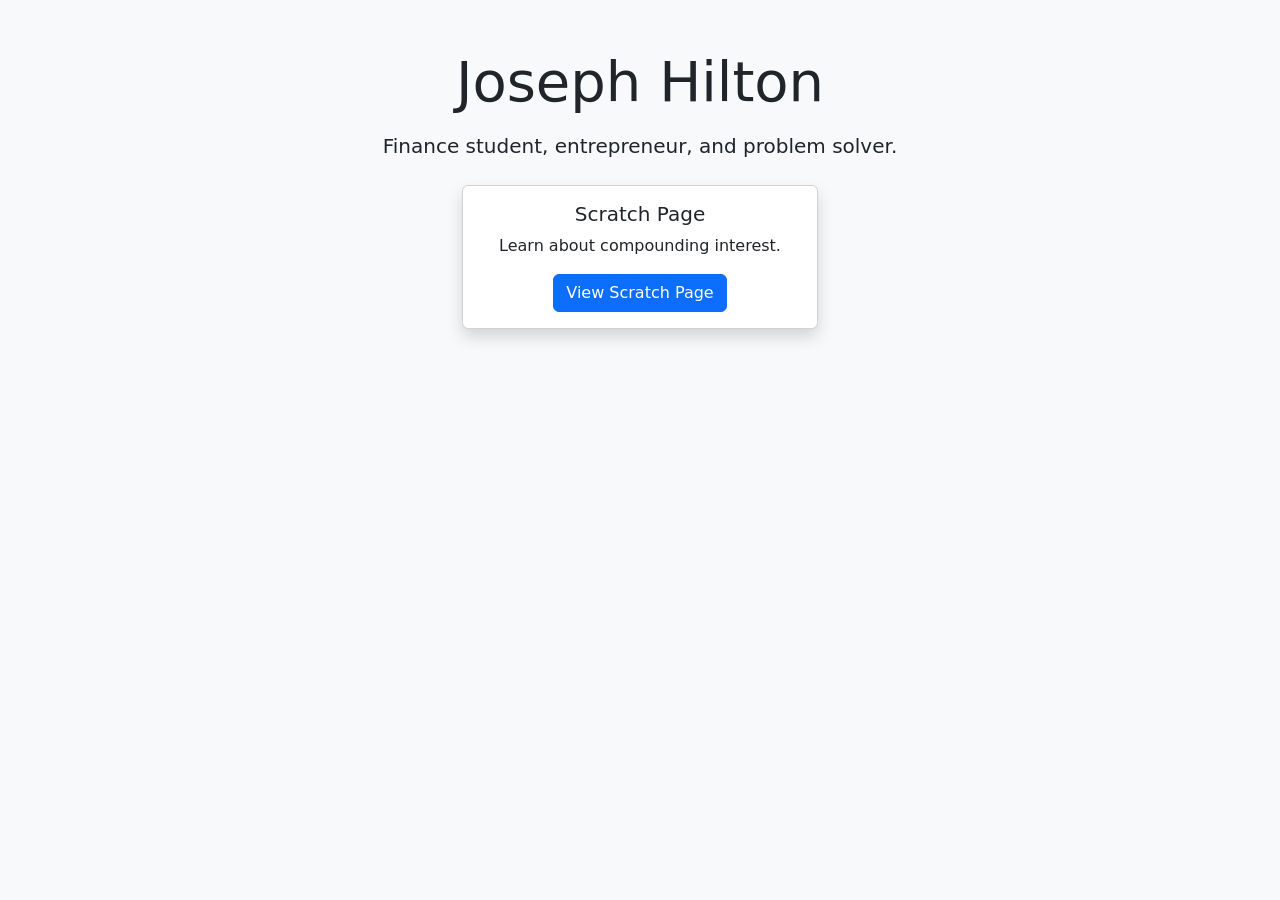
<file: index.html>
<!DOCTYPE html>
<html lang="en">
<head>
  <meta charset="UTF-8">
  <title>Joseph Hilton | Portfolio</title>
  <meta name="viewport" content="width=device-width, initial-scale=1.0">

  <!-- Bootstrap (allowed for professional pages) -->
  <link href="https://cdn.jsdelivr.net/npm/bootstrap@5.3.3/dist/css/bootstrap.min.css" rel="stylesheet">
</head>

<body class="bg-light">

  <div class="container text-center py-5">

    <h1 class="display-4 mb-3">Joseph Hilton</h1>
    <p class="lead mb-4">
      Finance student, entrepreneur, and problem solver.
    </p>

    <div class="row justify-content-center g-4">
      <div class="col-md-4">
        <div class="card shadow">
          <div class="card-body">
            <h5 class="card-title">Scratch Page</h5>
            <p class="card-text">Learn about compounding interest.</p>
            <a href="scratch.html" class="btn btn-primary">View Scratch Page</a>
          </div>
        </div>
      </div>
    </div>

  </div>

</body>
</html>
</file>
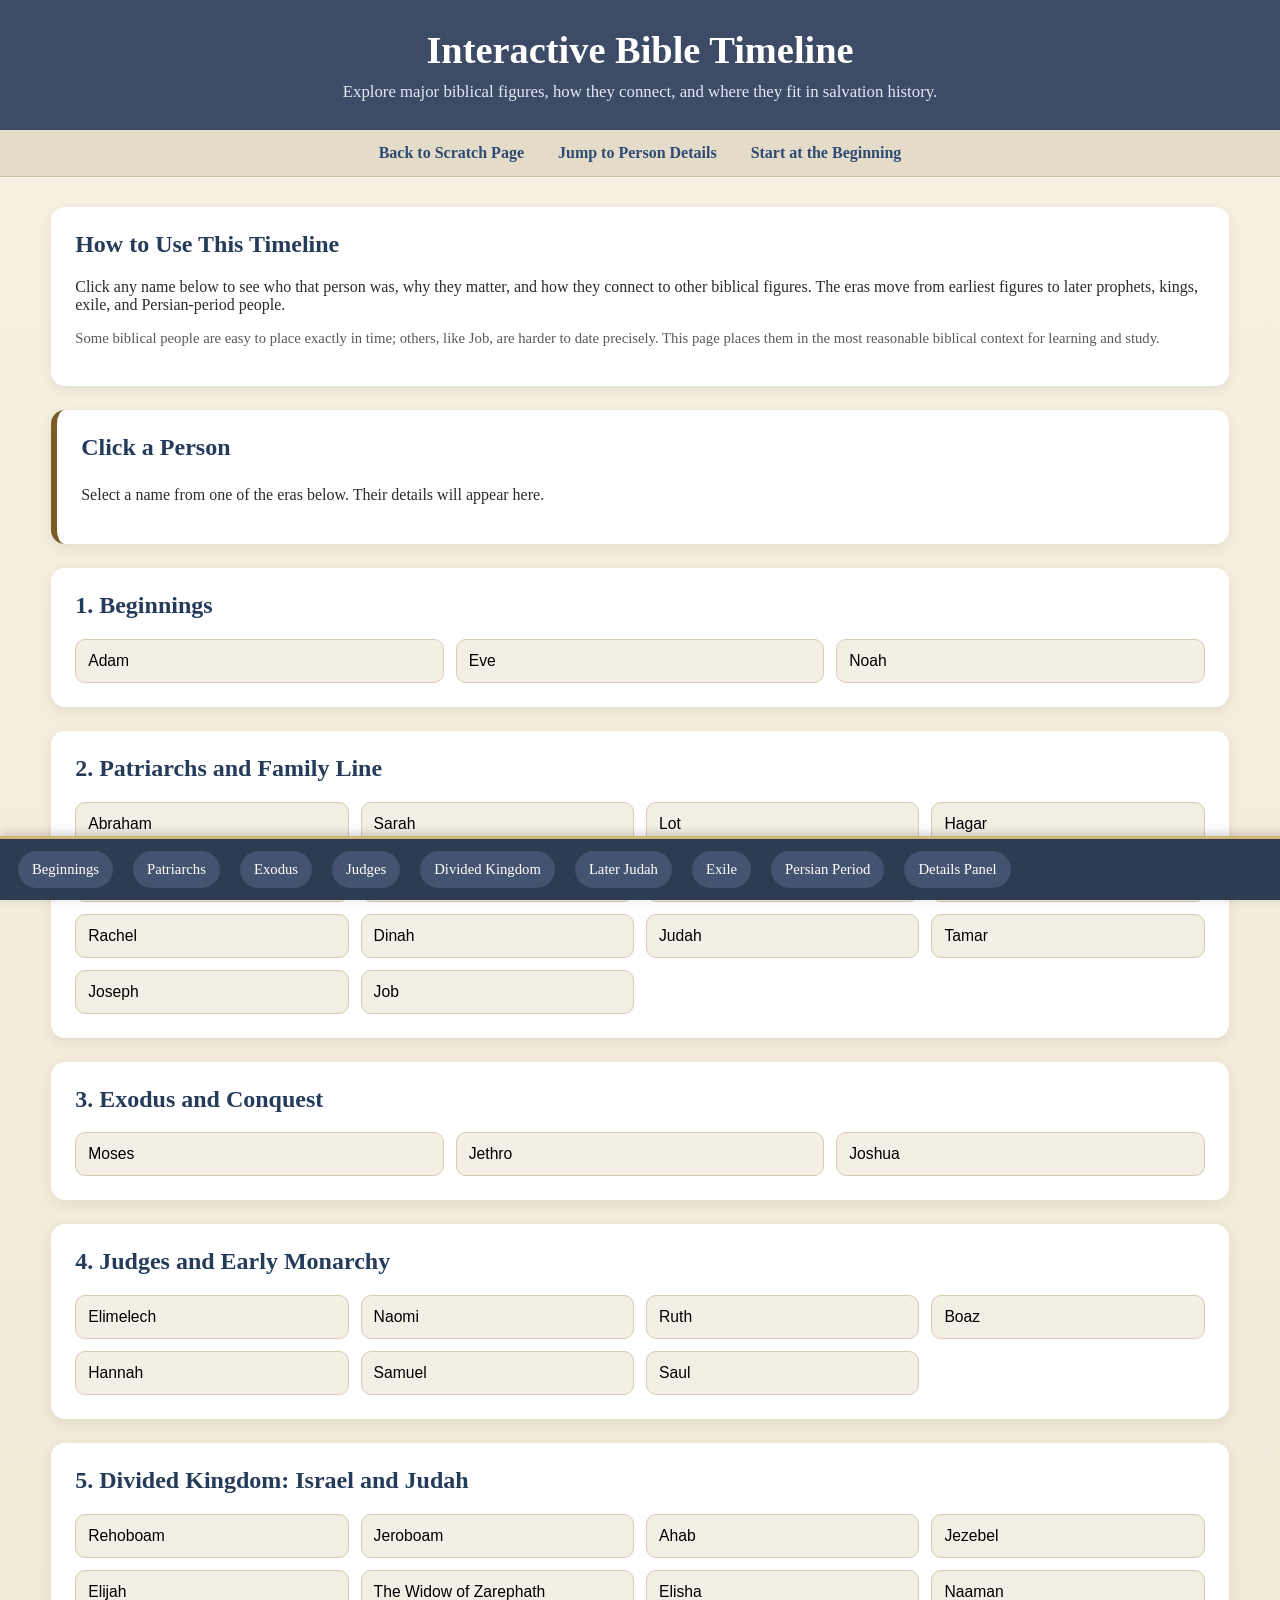
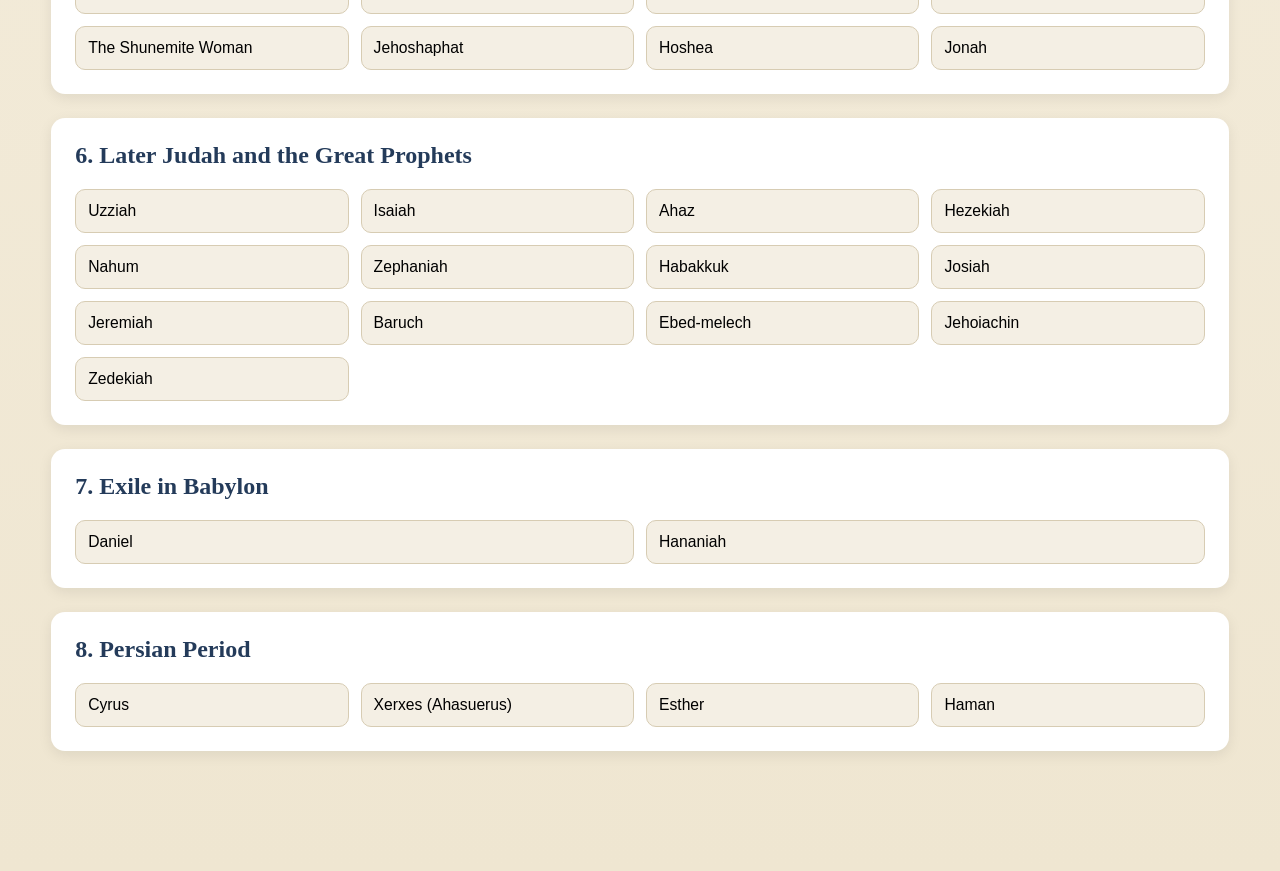
<file: bibletimeline.html>
<!DOCTYPE html>
<html lang="en">
<head>
  <meta charset="UTF-8" />
  <meta name="viewport" content="width=device-width, initial-scale=1.0" />
  <title>Interactive Bible Timeline</title>
  <style>
    body {
      margin: 0;
      font-family: Georgia, "Times New Roman", serif;
      background: linear-gradient(to bottom, #f7f1e3, #efe6d1);
      color: #2c2c2c;
    }

    header {
      background: #3d4b66;
      color: white;
      padding: 28px 20px;
      text-align: center;
      box-shadow: 0 3px 10px rgba(0,0,0,0.15);
    }

    header h1 {
      margin: 0 0 10px 0;
      font-size: 2.4rem;
    }

    header p {
      margin: 0;
      font-size: 1.05rem;
      color: #e3e9f5;
    }

    .nav-top {
      text-align: center;
      padding: 14px;
      background: #e4dcc9;
      border-bottom: 1px solid #cdbf9e;
    }

    .nav-top a {
      color: #2e4a73;
      text-decoration: none;
      font-weight: bold;
      margin: 0 15px;
    }

    .nav-top a:hover {
      text-decoration: underline;
    }

    .container {
      width: 92%;
      max-width: 1300px;
      margin: 30px auto 120px auto;
    }

    .intro-box,
    .details-box,
    .era-box {
      background: white;
      border-radius: 14px;
      padding: 24px;
      margin-bottom: 24px;
      box-shadow: 0 4px 14px rgba(0,0,0,0.08);
    }

    .intro-box h2,
    .details-box h2,
    .era-box h2 {
      margin-top: 0;
      color: #243b5a;
    }

    .era-grid {
      display: grid;
      grid-template-columns: repeat(auto-fit, minmax(230px, 1fr));
      gap: 12px;
      margin-top: 14px;
    }

    .person-btn {
      background: #f4efe4;
      border: 1px solid #d7ccb3;
      border-radius: 10px;
      padding: 12px;
      cursor: pointer;
      font-size: 0.98rem;
      text-align: left;
      transition: transform 0.15s ease, background 0.15s ease, box-shadow 0.15s ease;
    }

    .person-btn:hover {
      background: #ece3d2;
      transform: translateY(-2px);
      box-shadow: 0 4px 10px rgba(0,0,0,0.08);
    }

    .details-box {
      border-left: 6px solid #7a5c28;
    }

    .details-box p {
      line-height: 1.7;
      margin-bottom: 12px;
    }

    .tag {
      display: inline-block;
      background: #dbe7f6;
      color: #27496d;
      padding: 6px 10px;
      border-radius: 999px;
      font-size: 0.85rem;
      margin-right: 8px;
      margin-bottom: 8px;
    }

    .timeline-bar {
      position: fixed;
      bottom: 0;
      left: 0;
      width: 100%;
      background: #2f3b52;
      border-top: 3px solid #cfb677;
      box-shadow: 0 -2px 10px rgba(0,0,0,0.2);
      z-index: 999;
      overflow-x: auto;
      white-space: nowrap;
      padding: 12px 10px;
    }

    .timeline-bar a {
      display: inline-block;
      color: white;
      text-decoration: none;
      margin: 0 8px;
      padding: 10px 14px;
      background: #44536f;
      border-radius: 999px;
      font-size: 0.92rem;
      transition: background 0.15s ease;
    }

    .timeline-bar a:hover {
      background: #5b6d8e;
    }

    .small-note {
      font-size: 0.92rem;
      color: #5a5a5a;
    }

    @media (max-width: 700px) {
      header h1 {
        font-size: 1.8rem;
      }

      .person-btn {
        font-size: 0.94rem;
      }
    }
  </style>
</head>
<body>

  <header>
    <h1>Interactive Bible Timeline</h1>
    <p>Explore major biblical figures, how they connect, and where they fit in salvation history.</p>
  </header>

  <div class="nav-top">
    <a href="scratch.html">Back to Scratch Page</a>
    <a href="#details">Jump to Person Details</a>
    <a href="#era-beginnings">Start at the Beginning</a>
  </div>

  <div class="container">

    <div class="intro-box">
      <h2>How to Use This Timeline</h2>
      <p>
        Click any name below to see who that person was, why they matter, and how they connect to other biblical figures.
        The eras move from earliest figures to later prophets, kings, exile, and Persian-period people.
      </p>
      <p class="small-note">
        Some biblical people are easy to place exactly in time; others, like Job, are harder to date precisely.
        This page places them in the most reasonable biblical context for learning and study.
      </p>
    </div>

    <div class="details-box" id="details">
      <h2>Click a Person</h2>
      <p>Select a name from one of the eras below. Their details will appear here.</p>
    </div>

    <div class="era-box" id="era-beginnings">
      <h2>1. Beginnings</h2>
      <div class="era-grid">
        <button class="person-btn" onclick="showPerson('adam')">Adam</button>
        <button class="person-btn" onclick="showPerson('eve')">Eve</button>
        <button class="person-btn" onclick="showPerson('noah')">Noah</button>
      </div>
    </div>

    <div class="era-box" id="era-patriarchs">
      <h2>2. Patriarchs and Family Line</h2>
      <div class="era-grid">
        <button class="person-btn" onclick="showPerson('abraham')">Abraham</button>
        <button class="person-btn" onclick="showPerson('sarah')">Sarah</button>
        <button class="person-btn" onclick="showPerson('lot')">Lot</button>
        <button class="person-btn" onclick="showPerson('hagar')">Hagar</button>
        <button class="person-btn" onclick="showPerson('ishmael')">Ishmael</button>
        <button class="person-btn" onclick="showPerson('rebekah')">Rebekah</button>
        <button class="person-btn" onclick="showPerson('jacob')">Jacob</button>
        <button class="person-btn" onclick="showPerson('leah')">Leah</button>
        <button class="person-btn" onclick="showPerson('rachel')">Rachel</button>
        <button class="person-btn" onclick="showPerson('dinah')">Dinah</button>
        <button class="person-btn" onclick="showPerson('judah')">Judah</button>
        <button class="person-btn" onclick="showPerson('tamar')">Tamar</button>
        <button class="person-btn" onclick="showPerson('joseph')">Joseph</button>
        <button class="person-btn" onclick="showPerson('job')">Job</button>
      </div>
    </div>

    <div class="era-box" id="era-exodus">
      <h2>3. Exodus and Conquest</h2>
      <div class="era-grid">
        <button class="person-btn" onclick="showPerson('moses')">Moses</button>
        <button class="person-btn" onclick="showPerson('jethro')">Jethro</button>
        <button class="person-btn" onclick="showPerson('joshua')">Joshua</button>
      </div>
    </div>

    <div class="era-box" id="era-judges">
      <h2>4. Judges and Early Monarchy</h2>
      <div class="era-grid">
        <button class="person-btn" onclick="showPerson('elimelech')">Elimelech</button>
        <button class="person-btn" onclick="showPerson('naomi')">Naomi</button>
        <button class="person-btn" onclick="showPerson('ruth')">Ruth</button>
        <button class="person-btn" onclick="showPerson('boaz')">Boaz</button>
        <button class="person-btn" onclick="showPerson('hannah')">Hannah</button>
        <button class="person-btn" onclick="showPerson('samuel')">Samuel</button>
        <button class="person-btn" onclick="showPerson('saul')">Saul</button>
      </div>
    </div>

    <div class="era-box" id="era-divided-kingdom">
      <h2>5. Divided Kingdom: Israel and Judah</h2>
      <div class="era-grid">
        <button class="person-btn" onclick="showPerson('rehoboam')">Rehoboam</button>
        <button class="person-btn" onclick="showPerson('jeroboam')">Jeroboam</button>
        <button class="person-btn" onclick="showPerson('ahab')">Ahab</button>
        <button class="person-btn" onclick="showPerson('jezebel')">Jezebel</button>
        <button class="person-btn" onclick="showPerson('elijah')">Elijah</button>
        <button class="person-btn" onclick="showPerson('theWidowOfZarephath')">The Widow of Zarephath</button>
        <button class="person-btn" onclick="showPerson('elisha')">Elisha</button>
        <button class="person-btn" onclick="showPerson('naaman')">Naaman</button>
        <button class="person-btn" onclick="showPerson('theShunemiteWoman')">The Shunemite Woman</button>
        <button class="person-btn" onclick="showPerson('jehoshaphat')">Jehoshaphat</button>
        <button class="person-btn" onclick="showPerson('hoshea')">Hoshea</button>
        <button class="person-btn" onclick="showPerson('jonah')">Jonah</button>
        <button class="person-btn" onclick="showPerson('joashiahplaceholder')" style="display:none;"></button>
      </div>
    </div>

    <div class="era-box" id="era-late-judah">
      <h2>6. Later Judah and the Great Prophets</h2>
      <div class="era-grid">
        <button class="person-btn" onclick="showPerson('uzziah')">Uzziah</button>
        <button class="person-btn" onclick="showPerson('isaiah')">Isaiah</button>
        <button class="person-btn" onclick="showPerson('ahaz')">Ahaz</button>
        <button class="person-btn" onclick="showPerson('hezekiah')">Hezekiah</button>
        <button class="person-btn" onclick="showPerson('nahum')">Nahum</button>
        <button class="person-btn" onclick="showPerson('zephaniah')">Zephaniah</button>
        <button class="person-btn" onclick="showPerson('habakkuk')">Habakkuk</button>
        <button class="person-btn" onclick="showPerson('josiah')">Josiah</button>
        <button class="person-btn" onclick="showPerson('jeremiah')">Jeremiah</button>
        <button class="person-btn" onclick="showPerson('baruch')">Baruch</button>
        <button class="person-btn" onclick="showPerson('ebedMelech')">Ebed-melech</button>
        <button class="person-btn" onclick="showPerson('jehoiachin')">Jehoiachin</button>
        <button class="person-btn" onclick="showPerson('zedekiah')">Zedekiah</button>
      </div>
    </div>

    <div class="era-box" id="era-exile">
      <h2>7. Exile in Babylon</h2>
      <div class="era-grid">
        <button class="person-btn" onclick="showPerson('daniel')">Daniel</button>
        <button class="person-btn" onclick="showPerson('hananiah')">Hananiah</button>
      </div>
    </div>

    <div class="era-box" id="era-persian">
      <h2>8. Persian Period</h2>
      <div class="era-grid">
        <button class="person-btn" onclick="showPerson('cyrus')">Cyrus</button>
        <button class="person-btn" onclick="showPerson('xerxes')">Xerxes (Ahasuerus)</button>
        <button class="person-btn" onclick="showPerson('esther')">Esther</button>
        <button class="person-btn" onclick="showPerson('haman')">Haman</button>
      </div>
    </div>

  </div>

  <div class="timeline-bar">
    <a href="#era-beginnings">Beginnings</a>
    <a href="#era-patriarchs">Patriarchs</a>
    <a href="#era-exodus">Exodus</a>
    <a href="#era-judges">Judges</a>
    <a href="#era-divided-kingdom">Divided Kingdom</a>
    <a href="#era-late-judah">Later Judah</a>
    <a href="#era-exile">Exile</a>
    <a href="#era-persian">Persian Period</a>
    <a href="#details">Details Panel</a>
  </div>

  <script>
    const people = {
      adam: {
        name: "Adam",
        era: "Beginnings",
        details: "Adam is presented as the first man in Genesis. He is placed in Eden and enters the story of the Fall through disobedience.",
        connections: "Husband of Eve. Ancestor of Noah and, ultimately, all humanity in the biblical narrative."
      },
      eve: {
        name: "Eve",
        era: "Beginnings",
        details: "Eve is the first woman in Genesis. She stands at the beginning of human history and the story of the Fall.",
        connections: "Wife of Adam. Mother of later human generations in the biblical account."
      },
      noah: {
        name: "Noah",
        era: "Beginnings",
        details: "Noah is the righteous man preserved through the flood. He builds the ark and becomes a new starting point for humanity after judgment.",
        connections: "Descendant of Adam and Eve. Precedes Abraham in the biblical timeline."
      },
      abraham: {
        name: "Abraham",
        era: "Patriarchs",
        details: "Abraham is the covenant patriarch called by God. God promises him descendants, land, and blessing for all nations through his line.",
        connections: "Husband of Sarah. Father of Ishmael through Hagar and ancestor of Jacob through Isaac's line."
      },
      sarah: {
        name: "Sarah",
        era: "Patriarchs",
        details: "Sarah is Abraham’s wife and the mother of the covenant child, Isaac. Her story emphasizes faith, waiting, and God’s power.",
        connections: "Wife of Abraham. Rival tension with Hagar. Ancestor of Jacob through Isaac."
      },
      lot: {
        name: "Lot",
        era: "Patriarchs",
        details: "Lot is Abraham’s nephew. He separates from Abraham and later escapes the destruction of Sodom.",
        connections: "Nephew of Abraham. Connected to the early patriarchal family story."
      },
      hagar: {
        name: "Hagar",
        era: "Patriarchs",
        details: "Hagar is Sarah’s servant and the mother of Ishmael. Her story highlights suffering, divine notice, and survival in the wilderness.",
        connections: "Mother of Ishmael. Connected closely to Abraham and Sarah."
      },
      ishmael: {
        name: "Ishmael",
        era: "Patriarchs",
        details: "Ishmael is the son of Abraham and Hagar. Though not the covenant line in Genesis, he is blessed and becomes the father of a great people.",
        connections: "Son of Abraham and Hagar. Half-brother of Isaac."
      },
      rebekah: {
        name: "Rebekah",
        era: "Patriarchs",
        details: "Rebekah becomes the wife of Isaac and the mother of Jacob and Esau. She plays a major role in the continuation of the covenant family.",
        connections: "Mother of Jacob. Daughter-in-law of Abraham and Sarah."
      },
      jacob: {
        name: "Jacob",
        era: "Patriarchs",
        details: "Jacob, later named Israel, becomes the father of the twelve tribes. His life includes conflict, covenant, and transformation.",
        connections: "Son of Rebekah and Isaac. Husband of Leah and Rachel. Father of Joseph, Dinah, Judah, and other tribal ancestors."
      },
      leah: {
        name: "Leah",
        era: "Patriarchs",
        details: "Leah is Jacob’s first wife. She becomes the mother of several sons central to Israel’s future, including Judah.",
        connections: "Wife of Jacob. Sister of Rachel. Mother of Judah and Dinah."
      },
      rachel: {
        name: "Rachel",
        era: "Patriarchs",
        details: "Rachel is Jacob’s beloved wife and the mother of Joseph and Benjamin.",
        connections: "Wife of Jacob. Sister of Leah. Mother of Joseph."
      },
      dinah: {
        name: "Dinah",
        era: "Patriarchs",
        details: "Dinah is the daughter of Jacob and Leah. Her story in Genesis highlights family honor, violence, and the instability of the patriarchal era.",
        connections: "Daughter of Jacob and Leah. Sister of Judah and Joseph’s half-siblings."
      },
      judah: {
        name: "Judah",
        era: "Patriarchs",
        details: "Judah is one of Jacob’s sons and becomes the ancestor of the tribe and royal line associated with David and later Judah.",
        connections: "Son of Jacob and Leah. Father-in-law of Tamar in Genesis. Ancestor of Boaz and later kings of Judah."
      },
      tamar: {
        name: "Tamar",
        era: "Patriarchs",
        details: "Tamar appears in Genesis 38. Her story is complicated but crucial because she preserves Judah’s family line.",
        connections: "Connected to Judah by marriage and offspring. Important to the lineage that later leads toward David."
      },
      joseph: {
        name: "Joseph",
        era: "Patriarchs",
        details: "Joseph is sold into Egypt but rises to power and preserves his family during famine. His life shows providence, suffering, and reconciliation.",
        connections: "Son of Jacob and Rachel. Brother of Judah and Dinah. His story moves Israel into Egypt before Moses."
      },
      job: {
        name: "Job",
        era: "Patriarchal / Wisdom Context",
        details: "Job is a righteous sufferer whose story wrestles with pain, justice, and trust in God. His exact date is uncertain, though many place him in an early setting.",
        connections: "Not tightly connected genealogically to the patriarchs, but often studied near early biblical history."
      },
      moses: {
        name: "Moses",
        era: "Exodus",
        details: "Moses leads Israel out of Egypt, receives the law, and becomes the central prophetic leader of the Exodus.",
        connections: "Successor to Joseph’s Egypt period in the larger story. Father-in-law is Jethro. Mentor to Joshua."
      },
      jethro: {
        name: "Jethro",
        era: "Exodus",
        details: "Jethro is Moses’ father-in-law and a wise counselor who advises him to share leadership responsibility.",
        connections: "Father-in-law of Moses. Helps shape Israel’s leadership structure."
      },
      joshua: {
        name: "Joshua",
        era: "Exodus / Conquest",
        details: "Joshua succeeds Moses and leads Israel into the Promised Land. He is associated with covenant renewal and conquest.",
        connections: "Successor to Moses. Comes after the Exodus generation."
      },
      elimelech: {
        name: "Elimelech",
        era: "Judges",
        details: "Elimelech is Naomi’s husband in the book of Ruth. He leaves Bethlehem during famine and dies in Moab.",
        connections: "Husband of Naomi. Father-in-law of Ruth."
      },
      naomi: {
        name: "Naomi",
        era: "Judges",
        details: "Naomi loses her husband and sons but returns to Bethlehem with Ruth. Her story is one of bitterness, loyalty, and restoration.",
        connections: "Wife of Elimelech. Mother-in-law of Ruth. Connected to Boaz."
      },
      ruth: {
        name: "Ruth",
        era: "Judges",
        details: "Ruth is a Moabite woman whose loyalty to Naomi and faithfulness lead her into Israel’s covenant people.",
        connections: "Widow in Naomi’s family. Marries Boaz. Ancestor of David."
      },
      boaz: {
        name: "Boaz",
        era: "Judges",
        details: "Boaz is the kinsman-redeemer who marries Ruth and preserves the family line.",
        connections: "Husband of Ruth. Descendant of Judah’s line. Ancestor of David."
      },
      hannah: {
        name: "Hannah",
        era: "Early Monarchy",
        details: "Hannah prays for a child and dedicates Samuel to God. Her story emphasizes faithful pleading and covenant devotion.",
        connections: "Mother of Samuel."
      },
      samuel: {
        name: "Samuel",
        era: "Early Monarchy",
        details: "Samuel is prophet, judge, and king-maker. He stands between the period of the judges and the monarchy.",
        connections: "Son of Hannah. Anoints Saul and later David."
      },
      saul: {
        name: "Saul",
        era: "Early Monarchy",
        details: "Saul is the first king of Israel. His reign begins with promise but declines through disobedience.",
        connections: "Anointed by Samuel. Precedes the divided kingdom line of later kings."
      },
      rehoboam: {
        name: "Rehoboam",
        era: "Divided Kingdom",
        details: "Rehoboam is the son of Solomon whose harshness helps split the kingdom into north and south.",
        connections: "Rival of Jeroboam. King in Judah after the kingdom divides."
      },
      jeroboam: {
        name: "Jeroboam",
        era: "Divided Kingdom",
        details: "Jeroboam becomes the first king of the northern kingdom of Israel after the split.",
        connections: "Rival of Rehoboam. Sets patterns later followed by kings like Ahab and Hoshea."
      },
      ahab: {
        name: "Ahab",
        era: "Divided Kingdom",
        details: "Ahab is a northern king remembered for wickedness and idolatry, especially his support of Baal worship.",
        connections: "Husband of Jezebel. Opposed by Elijah."
      },
      jezebel: {
        name: "Jezebel",
        era: "Divided Kingdom",
        details: "Jezebel is Ahab’s wife and a strong promoter of Baal worship. She becomes a symbol of corruption and persecution of the prophets.",
        connections: "Wife of Ahab. Enemy of Elijah."
      },
      elijah: {
        name: "Elijah",
        era: "Divided Kingdom",
        details: "Elijah is a prophet of dramatic confrontation who calls Israel back to covenant faithfulness.",
        connections: "Opposes Ahab and Jezebel. Helps the widow of Zarephath. Mentor to Elisha."
      },
      theWidowOfZarephath: {
        name: "The Widow of Zarephath",
        era: "Divided Kingdom",
        details: "She shelters Elijah during famine and witnesses miracles involving flour, oil, and the raising of her son.",
        connections: "Helped by Elijah during Ahab’s era."
      },
      elisha: {
        name: "Elisha",
        era: "Divided Kingdom",
        details: "Elisha is Elijah’s successor. His ministry includes healing, restoration, and prophetic counsel.",
        connections: "Successor to Elijah. Heals Naaman. Helps the Shunemite woman."
      },
      naaman: {
        name: "Naaman",
        era: "Divided Kingdom",
        details: "Naaman is a Syrian commander healed of leprosy after obeying Elisha’s instructions.",
        connections: "Healed by Elisha. Shows God’s power reaching beyond Israel."
      },
      theShunemiteWoman: {
        name: "The Shunemite Woman",
        era: "Divided Kingdom",
        details: "This faithful woman provides hospitality for Elisha and later experiences the miracle of her son’s restoration.",
        connections: "Connected to Elisha through hospitality and miracle."
      },
      jehoshaphat: {
        name: "Jehoshaphat",
        era: "Divided Kingdom",
        details: "Jehoshaphat is a king of Judah remembered for seeking the Lord, though he also forms risky alliances with the northern kingdom.",
        connections: "Contemporary of Ahab in parts of the narrative."
      },
      hoshea: {
        name: "Hoshea",
        era: "Divided Kingdom",
        details: "Hoshea is the last king of the northern kingdom of Israel before Assyria conquers it.",
        connections: "Comes at the end of the northern kingdom line that began with Jeroboam."
      },
      jonah: {
        name: "Jonah",
        era: "Divided Kingdom",
        details: "Jonah is the prophet sent to Nineveh. His story highlights mercy, repentance, and resistance to God’s calling.",
        connections: "Prophet associated with the northern kingdom period."
      },
      uzziah: {
        name: "Uzziah",
        era: "Later Judah",
        details: "Uzziah is a king of Judah whose reign is strong but ends in pride and judgment.",
        connections: "Isaiah’s call is dated to the year of King Uzziah’s death."
      },
      isaiah: {
        name: "Isaiah",
        era: "Later Judah",
        details: "Isaiah is one of the major prophets, preaching holiness, judgment, hope, and messianic promise.",
        connections: "Active during the reigns of Uzziah, Ahaz, and Hezekiah."
      },
      ahaz: {
        name: "Ahaz",
        era: "Later Judah",
        details: "Ahaz is a king of Judah known for fear, poor faith, and destructive alliances.",
        connections: "Father of Hezekiah. Addressed by Isaiah."
      },
      hezekiah: {
        name: "Hezekiah",
        era: "Later Judah",
        details: "Hezekiah is a reforming king of Judah who trusts God during the Assyrian crisis.",
        connections: "Son of Ahaz. Receives counsel and prophecy from Isaiah."
      },
      nahum: {
        name: "Nahum",
        era: "Later Judah",
        details: "Nahum prophesies judgment against Nineveh and emphasizes that oppressive empires do not stand forever.",
        connections: "His message follows the Assyrian era that affected Judah and Israel."
      },
      zephaniah: {
        name: "Zephaniah",
        era: "Later Judah",
        details: "Zephaniah warns of coming judgment but also promises restoration for the faithful remnant.",
        connections: "Associated with the time of Josiah."
      },
      habakkuk: {
        name: "Habakkuk",
        era: "Later Judah",
        details: "Habakkuk wrestles with the problem of evil and the use of Babylon as an instrument of judgment.",
        connections: "Near the end of Judah before exile. Contemporary in spirit with Jeremiah’s era."
      },
      josiah: {
        name: "Josiah",
        era: "Later Judah",
        details: "Josiah is a reforming king who leads Judah in covenant renewal after the book of the law is discovered.",
        connections: "Associated with Zephaniah and the last period before Jerusalem’s fall."
      },
      jeremiah: {
        name: "Jeremiah",
        era: "Later Judah / Exile",
        details: "Jeremiah warns Judah of coming destruction, calls for repentance, and lives through Jerusalem’s collapse.",
        connections: "Works with Baruch. Helped by Ebed-melech. Speaks during the reigns of Josiah, Jehoiachin, and Zedekiah."
      },
      baruch: {
        name: "Baruch",
        era: "Later Judah / Exile",
        details: "Baruch is Jeremiah’s scribe and close companion, preserving and recording prophetic words.",
        connections: "Scribe and associate of Jeremiah."
      },
      ebedMelech: {
        name: "Ebed-melech",
        era: "Later Judah / Exile",
        details: "Ebed-melech is an Ethiopian official who courageously rescues Jeremiah from a cistern.",
        connections: "Protects Jeremiah during the final days of Judah."
      },
      jehoiachin: {
        name: "Jehoiachin",
        era: "Exile",
        details: "Jehoiachin is a king of Judah taken into Babylonian exile after a very short reign.",
        connections: "Precedes Zedekiah. Part of the collapse of Judah described by Jeremiah."
      },
      zedekiah: {
        name: "Zedekiah",
        era: "Exile",
        details: "Zedekiah is Judah’s last king before Jerusalem falls to Babylon.",
        connections: "Receives warnings from Jeremiah. Final king before the exile fully takes effect."
      },
      daniel: {
        name: "Daniel",
        era: "Babylonian Exile",
        details: "Daniel is an exile who remains faithful in Babylon and serves in royal courts while receiving visions and interpreting dreams.",
        connections: "Lives during exile under Babylonian and Persian rulers."
      },
      hananiah: {
        name: "Hananiah",
        era: "Babylonian Exile",
        details: "Hananiah is one of Daniel’s faithful companions, better known by his Babylonian name Shadrach.",
        connections: "Friend and companion of Daniel. Part of the fiery furnace story."
      },
      cyrus: {
        name: "Cyrus",
        era: "Persian Period",
        details: "Cyrus is the Persian king who allows exiled Jews to return and rebuild.",
        connections: "Follows the Babylonian period. Connected to the end of exile and, in Isaiah, even named in prophecy."
      },
      xerxes: {
        name: "Xerxes (Ahasuerus)",
        era: "Persian Period",
        details: "Xerxes, called Ahasuerus in Esther, is the Persian king during Esther’s story.",
        connections: "King in Esther’s narrative. Husband of Esther."
      },
      esther: {
        name: "Esther",
        era: "Persian Period",
        details: "Esther is a Jewish queen in Persia who courageously intervenes to save her people.",
        connections: "Wife of Xerxes (Ahasuerus). Opposes Haman."
      },
      haman: {
        name: "Haman",
        era: "Persian Period",
        details: "Haman is the villain of Esther’s story who seeks the destruction of the Jews.",
        connections: "Enemy of Esther and the Jewish people under Xerxes."
      }
    };

    function showPerson(key) {
      const p = people[key];
      document.getElementById("details").innerHTML = `
        <h2>${p.name}</h2>
        <div class="tag">${p.era}</div>
        <p><strong>Who they are:</strong> ${p.details}</p>
        <p><strong>How they connect:</strong> ${p.connections}</p>
      `;
      document.getElementById("details").scrollIntoView({ behavior: "smooth", block: "start" });
    }
  </script>

</body>
</html>
</file>
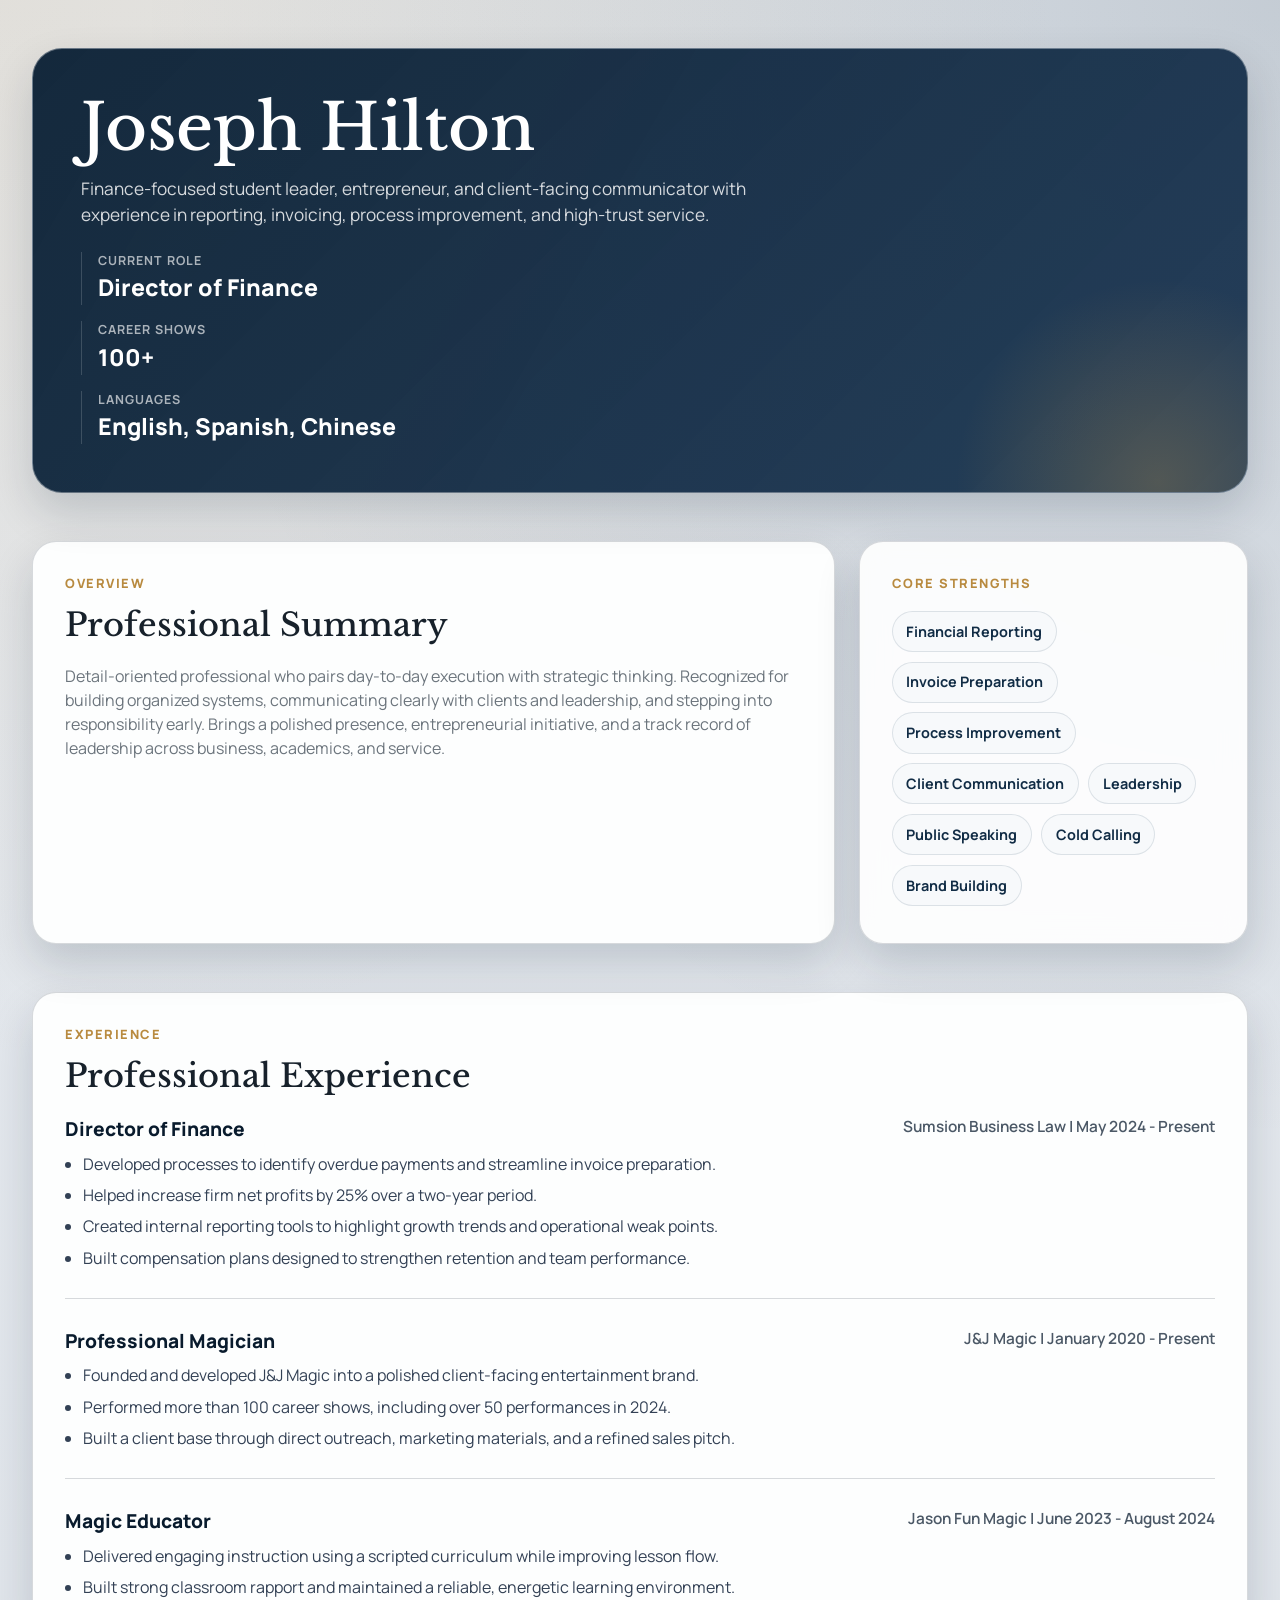
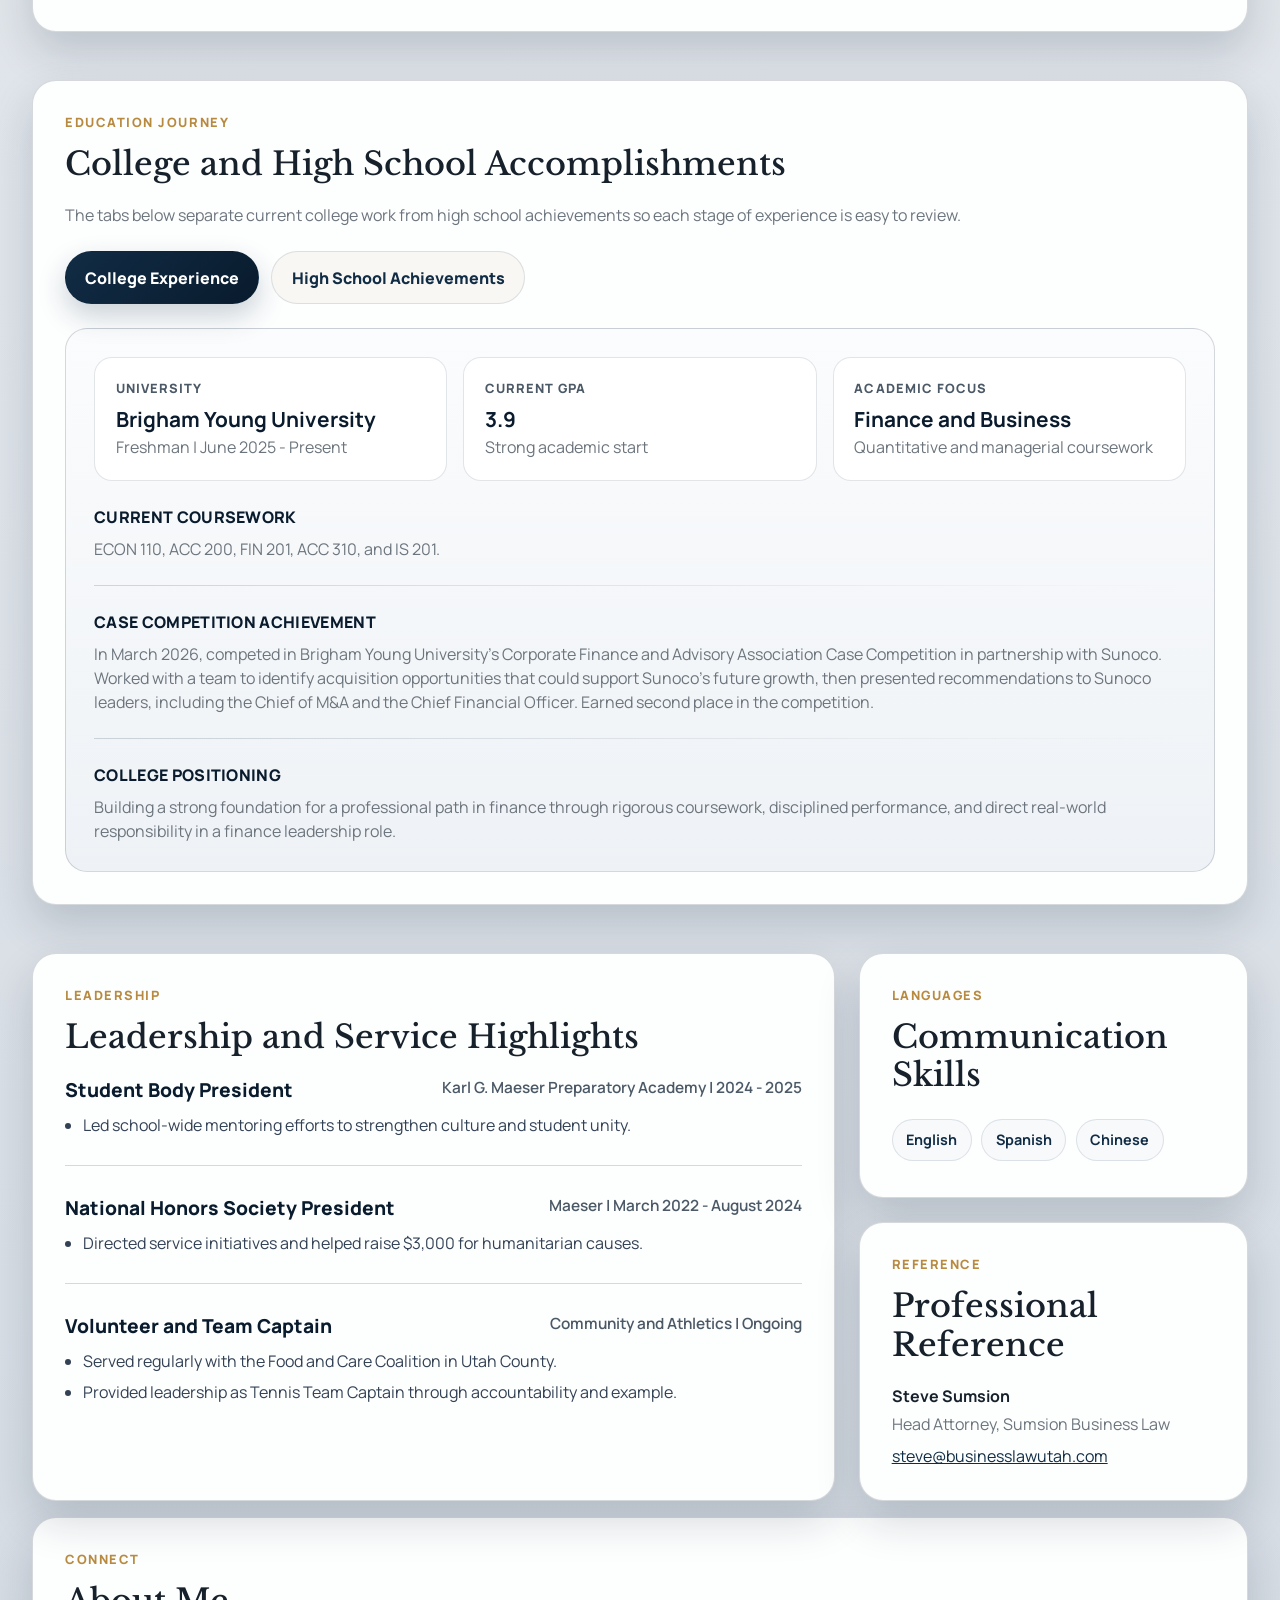
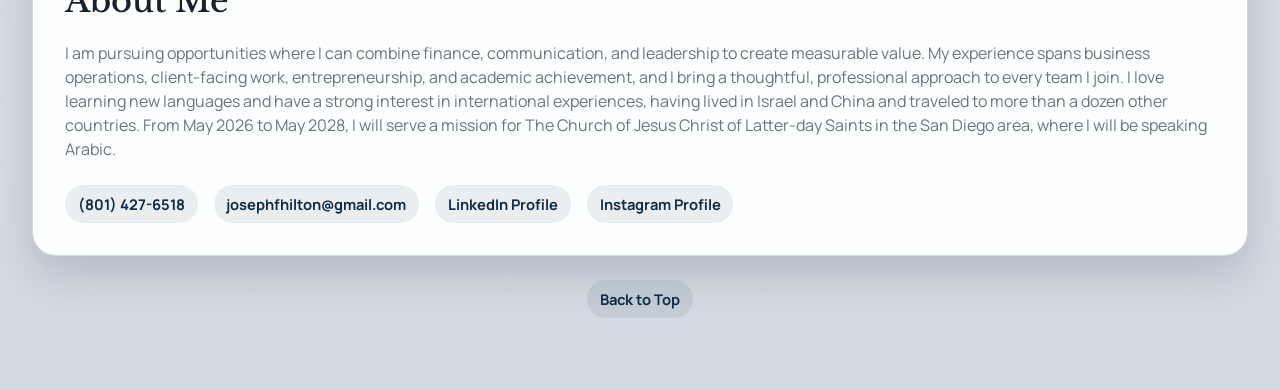
<file: professional.html>
<!DOCTYPE html>
<html lang="en">
<head>
  <meta charset="UTF-8" />
  <meta name="viewport" content="width=device-width, initial-scale=1.0" />
  <title>Joseph Hilton | Professional Profile</title>

  <link rel="preconnect" href="https://fonts.googleapis.com" />
  <link rel="preconnect" href="https://fonts.gstatic.com" crossorigin />
  <link
    href="https://fonts.googleapis.com/css2?family=Libre+Baskerville:wght@700&family=Manrope:wght@400;500;600;700;800&display=swap"
    rel="stylesheet"
  />

  <link
    href="https://cdn.jsdelivr.net/npm/bootstrap@5.3.3/dist/css/bootstrap.min.css"
    rel="stylesheet"
  />

  <style>
    :root {
      --bg: #dfe4ea;
      --surface: rgba(255, 255, 255, 0.9);
      --surface-strong: #fdfefe;
      --ink: #17212b;
      --muted: #4b5866;
      --line: rgba(16, 30, 44, 0.16);
      --navy: #112c45;
      --navy-deep: #091b2d;
      --gold: #b88a3f;
      --highlight: rgba(184, 138, 63, 0.34);
      --shadow: 0 20px 44px rgba(9, 27, 45, 0.16);
    }

    body {
      margin: 0;
      color: var(--ink);
      font-family: "Manrope", sans-serif;
      background:
        radial-gradient(circle at top left, rgba(184, 138, 63, 0.12), transparent 28%),
        radial-gradient(circle at top right, rgba(17, 44, 69, 0.16), transparent 30%),
        linear-gradient(180deg, #e7ebf0 0%, var(--bg) 52%, #d3dae2 100%);
    }

    h1, h2, h3, h4, .serif {
      font-family: "Libre Baskerville", serif;
    }

    a {
      color: var(--navy);
    }

    a:hover {
      color: var(--navy-deep);
    }

    .page-shell {
      max-width: 1240px;
    }

    .hero-panel {
      position: relative;
      overflow: hidden;
      border: 1px solid rgba(255, 255, 255, 0.35);
      border-radius: 30px;
      background:
        linear-gradient(135deg, rgba(15, 36, 57, 0.98), rgba(22, 50, 79, 0.92)),
        linear-gradient(120deg, rgba(200, 155, 75, 0.25), transparent 55%);
      box-shadow: var(--shadow);
    }

    .hero-panel::after {
      content: "";
      position: absolute;
      inset: auto -10% -45% auto;
      width: 420px;
      height: 420px;
      border-radius: 50%;
      background: radial-gradient(circle, rgba(200, 155, 75, 0.28), transparent 68%);
      pointer-events: none;
    }

    .eyebrow {
      display: inline-flex;
      align-items: center;
      gap: 0.5rem;
      padding: 0.45rem 0.8rem;
      border: 1px solid rgba(255, 255, 255, 0.18);
      border-radius: 999px;
      background: rgba(255, 255, 255, 0.08);
      color: #f3e7d0;
      font-size: 0.82rem;
      font-weight: 700;
      letter-spacing: 0.08em;
      text-transform: uppercase;
    }

    .hero-title {
      color: #ffffff;
      font-size: clamp(2.4rem, 5vw, 4.5rem);
      line-height: 0.98;
    }

    .hero-subtitle {
      max-width: 680px;
      color: rgba(255, 255, 255, 0.82);
      font-size: 1.08rem;
    }

    .hero-metric {
      border-left: 1px solid rgba(255, 255, 255, 0.16);
      padding-left: 1rem;
    }

    .hero-metric-label {
      color: rgba(255, 255, 255, 0.64);
      font-size: 0.78rem;
      font-weight: 700;
      letter-spacing: 0.08em;
      text-transform: uppercase;
    }

    .hero-metric-value {
      color: #ffffff;
      font-size: 1.45rem;
      font-weight: 800;
    }

    .profile-card {
      border: 1px solid var(--line);
      border-radius: 24px;
      background: var(--surface);
      backdrop-filter: blur(14px);
      box-shadow: var(--shadow);
    }

    .profile-card {
      padding: 2rem;
      height: 100%;
      transition: box-shadow 0.2s ease, transform 0.2s ease, border-color 0.2s ease;
    }

    .profile-chip {
      display: inline-flex;
      align-items: center;
      padding: 0.5rem 0.8rem;
      border-radius: 999px;
      background: rgba(22, 50, 79, 0.08);
      color: var(--navy);
      font-size: 0.92rem;
      font-weight: 700;
      text-decoration: none;
    }

    .section-card {
      border: 1px solid var(--line);
      border-radius: 24px;
      background: var(--surface-strong);
      box-shadow: var(--shadow);
      padding: 2rem;
      transition: box-shadow 0.2s ease, transform 0.2s ease, border-color 0.2s ease;
    }

    .profile-card:hover,
    .section-card:hover,
    .tab-panel:hover,
    .feature-stat:hover {
      border-color: var(--highlight);
      box-shadow:
        0 0 0 4px rgba(184, 138, 63, 0.12),
        0 22px 46px rgba(9, 27, 45, 0.18);
      transform: translateY(-2px);
    }

    .section-kicker {
      margin-bottom: 0.8rem;
      color: var(--gold);
      font-size: 0.8rem;
      font-weight: 800;
      letter-spacing: 0.12em;
      text-transform: uppercase;
    }

    .section-title {
      margin-bottom: 1.25rem;
      font-size: 2rem;
    }

    .timeline-item + .timeline-item {
      margin-top: 1.75rem;
      padding-top: 1.75rem;
      border-top: 1px solid var(--line);
    }

    .timeline-role {
      font-size: 1.2rem;
      font-weight: 800;
      color: var(--navy-deep);
    }

    .timeline-meta {
      color: var(--muted);
      font-size: 0.96rem;
      font-weight: 600;
    }

    .timeline-item ul {
      margin-bottom: 0;
      padding-left: 1.15rem;
      color: #334155;
    }

    .timeline-item li + li {
      margin-top: 0.45rem;
    }

    .skill-badge {
      display: inline-block;
      margin: 0.3rem 0.4rem 0.3rem 0;
      padding: 0.55rem 0.85rem;
      border: 1px solid rgba(22, 50, 79, 0.12);
      border-radius: 999px;
      background: #f7f9fb;
      color: var(--navy);
      font-size: 0.9rem;
      font-weight: 700;
    }

    .nav-pills.professional-tabs {
      gap: 0.75rem;
    }

    .nav-pills.professional-tabs .nav-link {
      border: 1px solid rgba(22, 50, 79, 0.12);
      border-radius: 999px;
      padding: 0.85rem 1.2rem;
      color: var(--navy);
      background: #f8f7f4;
      font-weight: 800;
    }

    .nav-pills.professional-tabs .nav-link.active {
      background: linear-gradient(135deg, var(--navy), var(--navy-deep));
      color: #ffffff;
      box-shadow: 0 12px 28px rgba(22, 50, 79, 0.22);
    }

    .tab-panel {
      margin-top: 1.5rem;
      padding: 1.75rem;
      border: 1px solid var(--line);
      border-radius: 22px;
      background: linear-gradient(180deg, #fbfcfd 0%, #eef2f6 100%);
      transition: box-shadow 0.2s ease, transform 0.2s ease, border-color 0.2s ease;
    }

    .feature-stat {
      height: 100%;
      padding: 1.3rem;
      border: 1px solid rgba(17, 44, 69, 0.12);
      border-radius: 18px;
      background: rgba(255, 255, 255, 0.92);
      transition: box-shadow 0.2s ease, transform 0.2s ease, border-color 0.2s ease;
    }

    .feature-stat-label {
      margin-bottom: 0.35rem;
      color: var(--muted);
      font-size: 0.8rem;
      font-weight: 800;
      letter-spacing: 0.08em;
      text-transform: uppercase;
    }

    .feature-stat strong {
      display: block;
      color: var(--navy-deep);
      font-size: 1.3rem;
    }

    .mini-heading {
      color: var(--navy-deep);
      font-size: 1rem;
      font-weight: 800;
      letter-spacing: 0.02em;
      text-transform: uppercase;
    }

    .divider-line {
      height: 1px;
      margin: 1.5rem 0;
      background: linear-gradient(90deg, rgba(22, 50, 79, 0.18), transparent);
    }

    @media (max-width: 991.98px) {
      .profile-card {
        padding: 1.5rem;
      }

      .section-card {
        padding: 1.5rem;
      }

      .tab-panel {
        padding: 1.25rem;
      }

      .hero-metric {
        border-left: none;
        border-top: 1px solid rgba(255, 255, 255, 0.16);
        padding-left: 0;
        padding-top: 1rem;
      }
    }
  </style>
</head>
<body>
  <main class="page-shell container py-4 py-lg-5">
    <section class="hero-panel px-4 px-lg-5 py-5 mb-4 mb-lg-5">
      <div class="row align-items-end g-4">
        <div class="col-lg-8">
          <h1 class="hero-title mb-3">Joseph Hilton</h1>
          <p class="hero-subtitle mb-4">
            Finance-focused student leader, entrepreneur, and client-facing communicator with
            experience in reporting, invoicing, process improvement, and high-trust service.
          </p>
          </div>
        </div>
        <div class="col-lg-4">
          <div class="row g-3">
            <div class="col-sm-4 col-lg-12">
              <div class="hero-metric">
                <div class="hero-metric-label">Current Role</div>
                <div class="hero-metric-value">Director of Finance</div>
              </div>
            </div>
            <div class="col-sm-4 col-lg-12">
              <div class="hero-metric">
                <div class="hero-metric-label">Career Shows</div>
                <div class="hero-metric-value">100+</div>
              </div>
            </div>
            <div class="col-sm-4 col-lg-12">
              <div class="hero-metric">
                <div class="hero-metric-label">Languages</div>
                <div class="hero-metric-value">English, Spanish, Chinese</div>
              </div>
            </div>
          </div>
        </div>
      </div>
    </section>

    <section class="mb-4 mb-lg-5">
      <div class="row g-4">
        <div class="col-lg-8">
          <div class="section-card h-100">
            <div class="section-kicker">Overview</div>
            <h2 class="section-title">Professional Summary</h2>
            <p class="mb-0 text-secondary">
              Detail-oriented professional who pairs day-to-day execution with strategic thinking.
              Recognized for building organized systems, communicating clearly with clients and
              leadership, and stepping into responsibility early. Brings a polished presence,
              entrepreneurial initiative, and a track record of leadership across business,
              academics, and service.
            </p>
          </div>
        </div>
        <div class="col-lg-4">
          <div class="profile-card">
            <div class="section-kicker">Core Strengths</div>
            <div class="skill-badge">Financial Reporting</div>
            <div class="skill-badge">Invoice Preparation</div>
            <div class="skill-badge">Process Improvement</div>
            <div class="skill-badge">Client Communication</div>
            <div class="skill-badge">Leadership</div>
            <div class="skill-badge">Public Speaking</div>
            <div class="skill-badge">Cold Calling</div>
            <div class="skill-badge">Brand Building</div>
          </div>
        </div>
      </div>
    </section>

    <section class="mb-4 mb-lg-5">
      <div class="section-card">
        <div class="section-kicker">Experience</div>
        <h2 class="section-title">Professional Experience</h2>

        <div class="timeline-item">
          <div class="d-flex flex-column flex-md-row justify-content-between gap-2 mb-2">
            <div class="timeline-role">Director of Finance</div>
            <div class="timeline-meta">Sumsion Business Law | May 2024 - Present</div>
          </div>
          <ul>
            <li>Developed processes to identify overdue payments and streamline invoice preparation.</li>
            <li>Helped increase firm net profits by 25% over a two-year period.</li>
            <li>Created internal reporting tools to highlight growth trends and operational weak points.</li>
            <li>Built compensation plans designed to strengthen retention and team performance.</li>
          </ul>
        </div>

        <div class="timeline-item">
          <div class="d-flex flex-column flex-md-row justify-content-between gap-2 mb-2">
            <div class="timeline-role">Professional Magician</div>
            <div class="timeline-meta">J&amp;J Magic | January 2020 - Present</div>
          </div>
          <ul>
            <li>Founded and developed J&amp;J Magic into a polished client-facing entertainment brand.</li>
            <li>Performed more than 100 career shows, including over 50 performances in 2024.</li>
            <li>Built a client base through direct outreach, marketing materials, and a refined sales pitch.</li>
          </ul>
        </div>

        <div class="timeline-item">
          <div class="d-flex flex-column flex-md-row justify-content-between gap-2 mb-2">
            <div class="timeline-role">Magic Educator</div>
            <div class="timeline-meta">Jason Fun Magic | June 2023 - August 2024</div>
          </div>
          <ul>
            <li>Delivered engaging instruction using a scripted curriculum while improving lesson flow.</li>
            <li>Built strong classroom rapport and maintained a reliable, energetic learning environment.</li>
          </ul>
        </div>
      </div>
    </section>

    <section class="mb-4 mb-lg-5">
      <div class="section-card">
        <div class="section-kicker">Education Journey</div>
        <h2 class="section-title">College and High School Accomplishments</h2>
        <p class="text-secondary mb-4">
          The tabs below separate current college work from high school achievements so each stage
          of experience is easy to review.
        </p>

        <ul class="nav nav-pills professional-tabs" id="academicTabs" role="tablist">
          <li class="nav-item" role="presentation">
            <button
              class="nav-link active"
              id="college-tab"
              data-bs-toggle="pill"
              data-bs-target="#college-panel"
              type="button"
              role="tab"
              aria-controls="college-panel"
              aria-selected="true"
            >
              College Experience
            </button>
          </li>
          <li class="nav-item" role="presentation">
            <button
              class="nav-link"
              id="highschool-tab"
              data-bs-toggle="pill"
              data-bs-target="#highschool-panel"
              type="button"
              role="tab"
              aria-controls="highschool-panel"
              aria-selected="false"
            >
              High School Achievements
            </button>
          </li>
        </ul>

        <div class="tab-content">
          <div
            class="tab-pane fade show active"
            id="college-panel"
            role="tabpanel"
            aria-labelledby="college-tab"
            tabindex="0"
          >
            <div class="tab-panel">
              <div class="row g-3 mb-4">
                <div class="col-md-4">
                  <div class="feature-stat">
                    <div class="feature-stat-label">University</div>
                    <strong>Brigham Young University</strong>
                    <span class="text-secondary">Freshman | June 2025 - Present</span>
                  </div>
                </div>
                <div class="col-md-4">
                  <div class="feature-stat">
                    <div class="feature-stat-label">Current GPA</div>
                    <strong>3.9</strong>
                    <span class="text-secondary">Strong academic start</span>
                  </div>
                </div>
                <div class="col-md-4">
                  <div class="feature-stat">
                    <div class="feature-stat-label">Academic Focus</div>
                    <strong>Finance and Business</strong>
                    <span class="text-secondary">Quantitative and managerial coursework</span>
                  </div>
                </div>
              </div>

              <div class="mini-heading mb-2">Current Coursework</div>
              <p class="text-secondary mb-0">
                ECON 110, ACC 200, FIN 201, ACC 310, and IS 201.
              </p>

              <div class="divider-line"></div>

              <div class="mini-heading mb-2">Case Competition Achievement</div>
              <p class="text-secondary mb-0">
                In March 2026, competed in Brigham Young University's Corporate Finance and
                Advisory Association Case Competition in partnership with Sunoco. Worked with a
                team to identify acquisition opportunities that could support Sunoco's future
                growth, then presented recommendations to Sunoco leaders, including the Chief of
                M&amp;A and the Chief Financial Officer. Earned second place in the competition.
              </p>

              <div class="divider-line"></div>

              <div class="mini-heading mb-2">College Positioning</div>
              <p class="text-secondary mb-0">
                Building a strong foundation for a professional path in finance through rigorous
                coursework, disciplined performance, and direct real-world responsibility in a
                finance leadership role.
              </p>
            </div>
          </div>

          <div
            class="tab-pane fade"
            id="highschool-panel"
            role="tabpanel"
            aria-labelledby="highschool-tab"
            tabindex="0"
          >
            <div class="tab-panel">
              <div class="row g-3 mb-4">
                <div class="col-md-4">
                  <div class="feature-stat">
                    <div class="feature-stat-label">School</div>
                    <strong>Karl G. Maeser Preparatory Academy</strong>
                    <span class="text-secondary">Graduate | August 2022 - May 2025</span>
                  </div>
                </div>
                <div class="col-md-4">
                  <div class="feature-stat">
                    <div class="feature-stat-label">Academic Record</div>
                    <strong>3.95 GPA | ACT 33</strong>
                    <span class="text-secondary">Consistent high performance</span>
                  </div>
                </div>
                <div class="col-md-4">
                  <div class="feature-stat">
                    <div class="feature-stat-label">Recognition</div>
                    <strong>Sterling Scholar Finalist</strong>
                    <span class="text-secondary">World Language category</span>
                  </div>
                </div>
              </div>

              <div class="row g-4">
                <div class="col-lg-6">
                  <div class="mini-heading mb-2">Leadership and Service</div>
                  <ul class="mb-0 text-secondary">
                    <li>Student Body President, 2024 - 2025</li>
                    <li>National Honors Society President, March 2022 - August 2024</li>
                    <li>Helped raise $3,000 for humanitarian efforts.</li>
                    <li>Tennis Team Captain, 2022 - Present</li>
                    <li>Volunteer with Food and Care Coalition, 2014 - Present</li>
                  </ul>
                </div>
                <div class="col-lg-6">
                  <div class="mini-heading mb-2">Academic Distinction</div>
                  <ul class="mb-0 text-secondary">
                    <li>Passed AP Biology.</li>
                    <li>Passed AP Chinese Culture and Language.</li>
                    <li>Passed AP Calculus AB.</li>
                    <li>Passed AP Government and Politics.</li>
                    <li>Passed AP Spanish Literature and Culture.</li>
                  </ul>
                </div>
              </div>
            </div>
          </div>
        </div>
      </div>
    </section>

    <section class="pb-2">
      <div class="row g-4">
        <div class="col-lg-8">
          <div class="section-card h-100">
            <div class="section-kicker">Leadership</div>
            <h2 class="section-title">Leadership and Service Highlights</h2>

            <div class="timeline-item">
              <div class="d-flex flex-column flex-md-row justify-content-between gap-2 mb-2">
                <div class="timeline-role">Student Body President</div>
                <div class="timeline-meta">Karl G. Maeser Preparatory Academy | 2024 - 2025</div>
              </div>
              <ul>
                <li>Led school-wide mentoring efforts to strengthen culture and student unity.</li>
              </ul>
            </div>

            <div class="timeline-item">
              <div class="d-flex flex-column flex-md-row justify-content-between gap-2 mb-2">
                <div class="timeline-role">National Honors Society President</div>
                <div class="timeline-meta">Maeser | March 2022 - August 2024</div>
              </div>
              <ul>
                <li>Directed service initiatives and helped raise $3,000 for humanitarian causes.</li>
              </ul>
            </div>

            <div class="timeline-item">
              <div class="d-flex flex-column flex-md-row justify-content-between gap-2 mb-2">
                <div class="timeline-role">Volunteer and Team Captain</div>
                <div class="timeline-meta">Community and Athletics | Ongoing</div>
              </div>
              <ul>
                <li>Served regularly with the Food and Care Coalition in Utah County.</li>
                <li>Provided leadership as Tennis Team Captain through accountability and example.</li>
              </ul>
            </div>
          </div>
        </div>

        <div class="col-lg-4">
          <div class="section-card mb-4">
            <div class="section-kicker">Languages</div>
            <h2 class="section-title h3">Communication Skills</h2>
            <div class="skill-badge">English</div>
            <div class="skill-badge">Spanish</div>
            <div class="skill-badge">Chinese</div>
          </div>

          <div class="section-card">
            <div class="section-kicker">Reference</div>
            <h2 class="section-title h3">Professional Reference</h2>
            <p class="mb-1 fw-bold">Steve Sumsion</p>
            <p class="text-secondary mb-2">Head Attorney, Sumsion Business Law</p>
            <p class="mb-0">
              <a href="mailto:steve@businesslawutah.com">steve@businesslawutah.com</a>
            </p>
          </div>
        </div>
      </div>
    </section>

    <section class="pt-2 pb-4">
      <div class="section-card">
        <div class="section-kicker">Connect</div>
        <h2 class="section-title">About Me</h2>
        <p class="text-secondary mb-4">
          I am pursuing opportunities where I can combine finance, communication, and leadership
          to create measurable value. My experience spans business operations, client-facing work,
          entrepreneurship, and academic achievement, and I bring a thoughtful, professional
          approach to every team I join. I love learning new languages and have a strong interest
          in international experiences, having lived in Israel and China and traveled to more than
          a dozen other countries. From May 2026 to May 2028, I will serve a mission for The
          Church of Jesus Christ of Latter-day Saints in the San Diego area, where I will be
          speaking Arabic.
        </p>
        <div class="d-flex flex-wrap gap-2 gap-lg-3">
          <a class="profile-chip" href="tel:18014276518">(801) 427-6518</a>
          <a class="profile-chip" href="mailto:josephfhilton@gmail.com">josephfhilton@gmail.com</a>
          <a class="profile-chip" href="https://www.linkedin.com/in/josephfhilton/" target="_blank" rel="noreferrer">LinkedIn Profile</a>
          <a class="profile-chip" href="https://www.instagram.com/josephfhilton/" target="_blank" rel="noreferrer">Instagram Profile</a>
        </div>
      </div>
    </section>

    <footer class="text-center pb-4">
      <a class="profile-chip" href="#">Back to Top</a>
    </footer>
  </main>

  <script src="https://cdn.jsdelivr.net/npm/bootstrap@5.3.3/dist/js/bootstrap.bundle.min.js"></script>
</body>
</html>
</file>
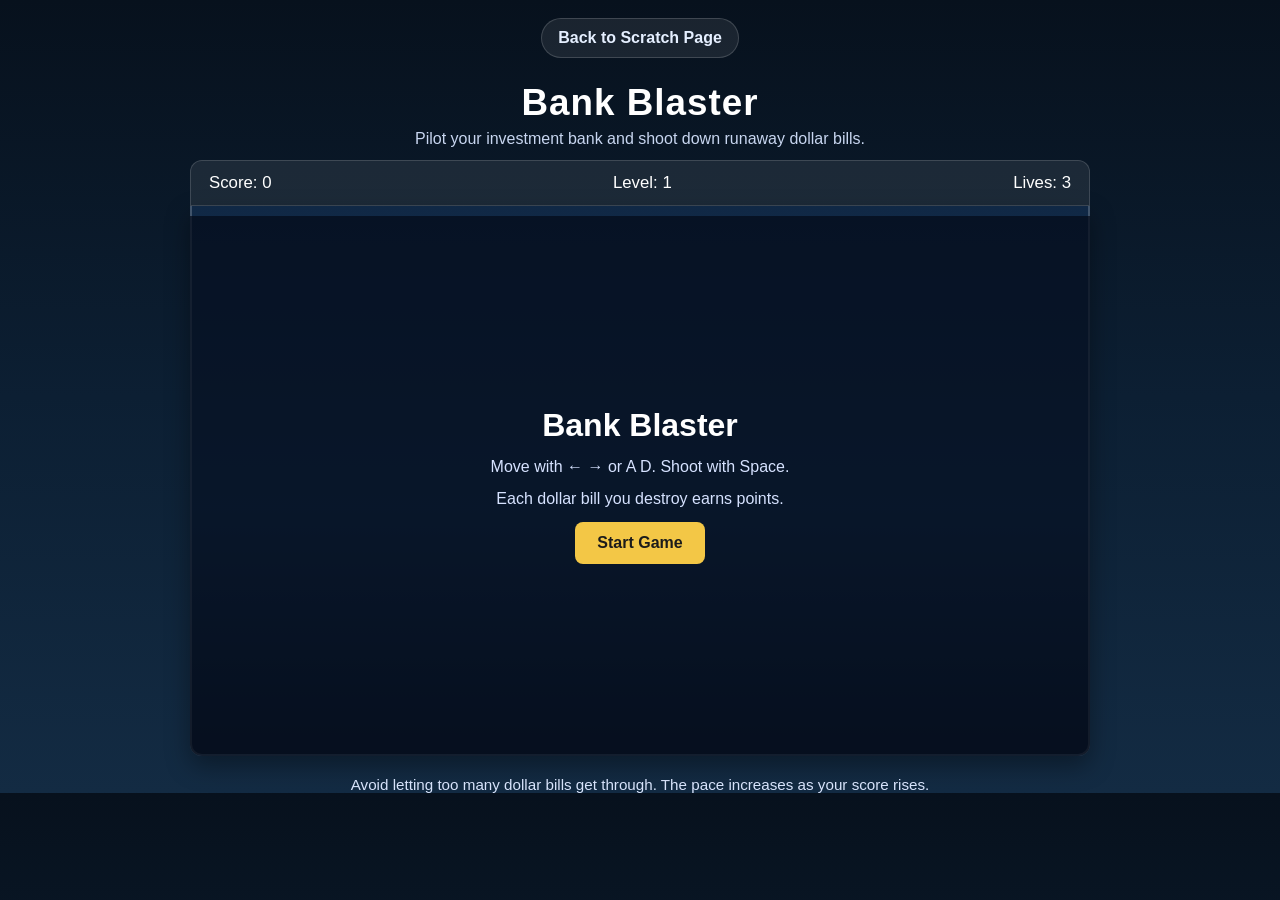
<file: webdev.html>
<!DOCTYPE html>
<html lang="en">
<head>
  <meta charset="UTF-8" />
  <meta name="viewport" content="width=device-width, initial-scale=1.0" />
  <title>Bank Blaster</title>
  <style>
    * {
      box-sizing: border-box;
    }

    body {
      margin: 0;
      font-family: Arial, Helvetica, sans-serif;
      background: linear-gradient(to bottom, #07111d, #0c1f33, #132b43);
      color: white;
      text-align: center;
    }

    h1 {
      margin: 18px 0 6px;
      font-size: 2.3rem;
      letter-spacing: 1px;
    }

    .subtitle {
      margin-bottom: 12px;
      color: #c8d6f0;
    }

    .back-link {
      display: inline-flex;
      align-items: center;
      justify-content: center;
      margin: 18px auto 6px;
      padding: 10px 16px;
      border-radius: 999px;
      border: 1px solid rgba(255,255,255,0.16);
      background: rgba(255,255,255,0.08);
      color: #e5efff;
      text-decoration: none;
      font-weight: 700;
      transition: background 0.15s ease, transform 0.15s ease;
    }

    .back-link:hover {
      background: rgba(255,255,255,0.14);
      transform: translateY(-1px);
    }

    #gameContainer {
      width: 900px;
      max-width: 95vw;
      margin: 0 auto 20px;
      position: relative;
    }

    #hud {
      display: flex;
      justify-content: space-between;
      align-items: center;
      background: rgba(255,255,255,0.08);
      border: 1px solid rgba(255,255,255,0.15);
      border-radius: 12px 12px 0 0;
      padding: 12px 18px;
      font-size: 1.05rem;
    }

    #gameCanvas {
      width: 100%;
      height: auto;
      display: block;
      border: 2px solid rgba(255,255,255,0.2);
      border-top: none;
      border-radius: 0 0 12px 12px;
      background: linear-gradient(to bottom, #102845 0%, #173759 55%, #0d1c30 100%);
      box-shadow: 0 10px 24px rgba(0,0,0,0.35);
    }

    .controls {
      margin-top: 14px;
      color: #dbe7ff;
      font-size: 0.95rem;
    }

    #overlay {
      position: absolute;
      inset: 56px 0 0 0;
      display: flex;
      align-items: center;
      justify-content: center;
      background: rgba(4, 10, 24, 0.72);
      border-radius: 0 0 12px 12px;
      flex-direction: column;
      gap: 14px;
    }

    #overlay.hidden {
      display: none;
    }

    #overlay h2 {
      margin: 0;
      font-size: 2rem;
    }

    #overlay p {
      margin: 0;
      color: #d6e2ff;
    }

    button {
      background: #f3c746;
      color: #1b1b1b;
      border: none;
      padding: 12px 22px;
      font-size: 1rem;
      font-weight: bold;
      border-radius: 8px;
      cursor: pointer;
      transition: transform 0.15s ease, background 0.15s ease;
    }

    button:hover {
      background: #ffd65e;
      transform: scale(1.04);
    }
  </style>
</head>
<body>
  <a class="back-link" href="scratch.html">Back to Scratch Page</a>
  <h1>Bank Blaster</h1>
  <div class="subtitle">Pilot your investment bank and shoot down runaway dollar bills.</div>

  <div id="gameContainer">
    <div id="hud">
      <div>Score: <span id="score">0</span></div>
      <div>Level: <span id="level">1</span></div>
      <div>Lives: <span id="lives">3</span></div>
    </div>

    <canvas id="gameCanvas" width="900" height="550"></canvas>

    <div id="overlay">
      <h2>Bank Blaster</h2>
      <p>Move with ← → or A D. Shoot with Space.</p>
      <p>Each dollar bill you destroy earns points.</p>
      <button id="startBtn">Start Game</button>
    </div>
  </div>

  <div class="controls">
    Avoid letting too many dollar bills get through. The pace increases as your score rises.
  </div>

  <script>
    const canvas = document.getElementById("gameCanvas");
    const ctx = canvas.getContext("2d");

    const scoreEl = document.getElementById("score");
    const levelEl = document.getElementById("level");
    const livesEl = document.getElementById("lives");
    const overlay = document.getElementById("overlay");
    const startBtn = document.getElementById("startBtn");

    let keys = {};
    let bullets = [];
    let enemies = [];
    let particles = [];
    let score = 0;
    let level = 1;
    let lives = 3;
    let gameRunning = false;
    let frameCount = 0;
    let shootCooldown = 0;

    const player = {
      x: canvas.width / 2 - 45,
      y: canvas.height - 85,
      width: 90,
      height: 52,
      speed: 7
    };

    document.addEventListener("keydown", (e) => {
      keys[e.key.toLowerCase()] = true;

      if (e.code === "Space") {
        e.preventDefault();
      }
    });

    document.addEventListener("keyup", (e) => {
      keys[e.key.toLowerCase()] = false;
    });

    startBtn.addEventListener("click", startGame);

    function startGame() {
      bullets = [];
      enemies = [];
      particles = [];
      score = 0;
      level = 1;
      lives = 3;
      frameCount = 0;
      shootCooldown = 0;
      player.x = canvas.width / 2 - 45;
      gameRunning = true;
      overlay.classList.add("hidden");
      updateHud();
      requestAnimationFrame(gameLoop);
    }

    function updateHud() {
      scoreEl.textContent = score;
      levelEl.textContent = level;
      livesEl.textContent = lives;
    }

    function gameOver() {
      gameRunning = false;
      overlay.classList.remove("hidden");
      overlay.innerHTML = `
        <h2>Game Over</h2>
        <p>Your final score: <strong>${score}</strong></p>
        <p>You reached level <strong>${level}</strong></p>
        <button id="restartBtn">Play Again</button>
      `;
      document.getElementById("restartBtn").addEventListener("click", () => {
        overlay.innerHTML = `
          <h2>Bank Blaster</h2>
          <p>Move with ← → or A D. Shoot with Space.</p>
          <p>Each dollar bill you destroy earns points.</p>
          <button id="startBtn">Start Game</button>
        `;
        document.getElementById("startBtn").addEventListener("click", startGame);
        startGame();
      });
    }

    function shoot() {
      bullets.push({
        x: player.x + player.width / 2 - 4,
        y: player.y,
        width: 8,
        height: 20,
        speed: 10
      });
    }

    function spawnEnemy() {
      const size = 52;
      const speed = 2 + Math.random() * 1.8 + level * 0.4;

      enemies.push({
        x: -size,
        y: 70 + Math.random() * (canvas.height - 210),
        width: size,
        height: 32,
        speed: speed,
        wobble: Math.random() * Math.PI * 2,
        wobbleSpeed: 0.035 + Math.random() * 0.03
      });
    }

    function createExplosion(x, y) {
      for (let i = 0; i < 14; i++) {
        particles.push({
          x,
          y,
          radius: 2 + Math.random() * 3,
          dx: (Math.random() - 0.5) * 4.5,
          dy: (Math.random() - 0.5) * 4.5,
          life: 28 + Math.random() * 10
        });
      }
    }

    function drawBackground() {
      const skyGradient = ctx.createLinearGradient(0, 0, 0, canvas.height);
      skyGradient.addColorStop(0, "#1d436b");
      skyGradient.addColorStop(0.5, "#173556");
      skyGradient.addColorStop(1, "#0a1625");
      ctx.fillStyle = skyGradient;
      ctx.fillRect(0, 0, canvas.width, canvas.height);

      const glow = ctx.createRadialGradient(canvas.width * 0.72, 120, 20, canvas.width * 0.72, 120, 260);
      glow.addColorStop(0, "rgba(245, 199, 92, 0.35)");
      glow.addColorStop(1, "rgba(245, 199, 92, 0)");
      ctx.fillStyle = glow;
      ctx.fillRect(0, 0, canvas.width, canvas.height);

      const backBuildings = [
        { x: 20, w: 70, h: 165 },
        { x: 105, w: 62, h: 225 },
        { x: 180, w: 90, h: 185 },
        { x: 285, w: 78, h: 270 },
        { x: 382, w: 66, h: 210 },
        { x: 462, w: 104, h: 310 },
        { x: 584, w: 74, h: 245 },
        { x: 672, w: 92, h: 200 },
        { x: 782, w: 58, h: 285 },
        { x: 850, w: 44, h: 235 }
      ];

      const frontBuildings = [
        { x: 0, w: 95, h: 140 },
        { x: 88, w: 82, h: 195 },
        { x: 168, w: 72, h: 160 },
        { x: 248, w: 118, h: 235 },
        { x: 360, w: 86, h: 170 },
        { x: 450, w: 95, h: 275 },
        { x: 548, w: 78, h: 205 },
        { x: 628, w: 126, h: 250 },
        { x: 748, w: 88, h: 182 },
        { x: 830, w: 70, h: 215 }
      ];

      function drawBuildingLayer(buildings, color, windowColor, offsetSpeed) {
        const offset = (frameCount * offsetSpeed) % 36;
        ctx.fillStyle = color;

        buildings.forEach((building) => {
          const baseY = canvas.height - 25;
          const topY = baseY - building.h;

          ctx.fillRect(building.x, topY, building.w, building.h);

          if (building.h > 230) {
            ctx.beginPath();
            ctx.moveTo(building.x + building.w * 0.5, topY - 22);
            ctx.lineTo(building.x + building.w * 0.5 - 10, topY + 2);
            ctx.lineTo(building.x + building.w * 0.5 + 10, topY + 2);
            ctx.closePath();
            ctx.fill();
          }

          ctx.fillStyle = windowColor;
          for (let wy = topY + 16; wy < baseY - 14; wy += 18) {
            for (let wx = building.x + 10; wx < building.x + building.w - 10; wx += 16) {
              if (((wx + wy + Math.floor(offset)) / 16) % 2 < 1) {
                ctx.fillRect(wx, wy, 6, 9);
              }
            }
          }
          ctx.fillStyle = color;
        });
      }

      drawBuildingLayer(backBuildings, "#13263d", "rgba(255, 220, 146, 0.18)", 0.12);
      drawBuildingLayer(frontBuildings, "#0c1a2b", "rgba(255, 224, 163, 0.34)", 0.2);

      ctx.fillStyle = "rgba(14, 25, 39, 0.88)";
      ctx.fillRect(0, canvas.height - 25, canvas.width, 25);
    }

    function drawPlayer() {
      // Main bank building
      ctx.fillStyle = "#c9a227";
      ctx.fillRect(player.x + 8, player.y + 12, player.width - 16, player.height - 12);

      // Roof
      ctx.fillStyle = "#e6c15a";
      ctx.beginPath();
      ctx.moveTo(player.x, player.y + 14);
      ctx.lineTo(player.x + player.width / 2, player.y - 6);
      ctx.lineTo(player.x + player.width, player.y + 14);
      ctx.closePath();
      ctx.fill();

      // Columns
      ctx.fillStyle = "#f3e1a6";
      for (let i = 0; i < 4; i++) {
        ctx.fillRect(player.x + 16 + i * 17, player.y + 20, 8, 24);
      }

      // Label
      ctx.fillStyle = "#162033";
      ctx.font = "bold 10px Arial";
      ctx.fillText("BANK", player.x + 27, player.y + 18);

      // Cannon
      ctx.fillStyle = "#d9e7ff";
      ctx.fillRect(player.x + player.width / 2 - 5, player.y - 12, 10, 18);
    }

    function drawBullet(bullet) {
      const centerX = bullet.x + bullet.width / 2;

      ctx.fillStyle = "#f4d7b5";
      ctx.beginPath();
      ctx.arc(centerX, bullet.y + 3, 2.2, 0, Math.PI * 2);
      ctx.fill();

      ctx.fillStyle = "#1b2433";
      ctx.fillRect(centerX - 2, bullet.y + 5, 4, 7);

      ctx.fillStyle = "#d64545";
      ctx.beginPath();
      ctx.moveTo(centerX, bullet.y + 6);
      ctx.lineTo(centerX - 1.2, bullet.y + 10);
      ctx.lineTo(centerX + 1.2, bullet.y + 10);
      ctx.closePath();
      ctx.fill();

      ctx.strokeStyle = "#1b2433";
      ctx.lineWidth = 1;
      ctx.beginPath();
      ctx.moveTo(centerX - 3, bullet.y + 8);
      ctx.lineTo(centerX + 3, bullet.y + 8);
      ctx.moveTo(centerX - 1.3, bullet.y + 12);
      ctx.lineTo(centerX - 2.6, bullet.y + 18);
      ctx.moveTo(centerX + 1.3, bullet.y + 12);
      ctx.lineTo(centerX + 2.6, bullet.y + 18);
      ctx.stroke();
    }

    function drawEnemy(enemy) {
      // Dollar bill body
      ctx.fillStyle = "#77dd77";
      ctx.fillRect(enemy.x, enemy.y, enemy.width, enemy.height);

      // Border
      ctx.strokeStyle = "#2f7f38";
      ctx.lineWidth = 2;
      ctx.strokeRect(enemy.x, enemy.y, enemy.width, enemy.height);

      // Center mark
      ctx.fillStyle = "#2f7f38";
      ctx.beginPath();
      ctx.arc(enemy.x + enemy.width / 2, enemy.y + enemy.height / 2, 8, 0, Math.PI * 2);
      ctx.fill();

      ctx.fillStyle = "#dff7df";
      ctx.font = "bold 12px Arial";
      ctx.fillText("$", enemy.x + enemy.width / 2 - 4, enemy.y + enemy.height / 2 + 4);

      // Corner marks
      ctx.font = "bold 10px Arial";
      ctx.fillText("$", enemy.x + 5, enemy.y + 11);
      ctx.fillText("$", enemy.x + enemy.width - 11, enemy.y + 11);
      ctx.fillText("$", enemy.x + 5, enemy.y + enemy.height - 5);
      ctx.fillText("$", enemy.x + enemy.width - 11, enemy.y + enemy.height - 5);
    }

    function drawParticles() {
      particles.forEach((p) => {
        ctx.fillStyle = `rgba(255, 215, 100, ${p.life / 40})`;
        ctx.beginPath();
        ctx.arc(p.x, p.y, p.radius, 0, Math.PI * 2);
        ctx.fill();
      });
    }

    function updatePlayer() {
      if (keys["arrowleft"] || keys["a"]) {
        player.x -= player.speed;
      }
      if (keys["arrowright"] || keys["d"]) {
        player.x += player.speed;
      }

      if (player.x < 0) player.x = 0;
      if (player.x + player.width > canvas.width) {
        player.x = canvas.width - player.width;
      }

      if ((keys[" "] || keys["space"] || keys["spacebar"]) && shootCooldown <= 0) {
        shoot();
        shootCooldown = 12;
      }

      if (shootCooldown > 0) shootCooldown--;
    }

    function updateBullets() {
      bullets.forEach((bullet) => {
        bullet.y -= bullet.speed;
      });

      bullets = bullets.filter((bullet) => bullet.y + bullet.height > 0);
    }

    function updateEnemies() {
      enemies.forEach((enemy) => {
        enemy.x += enemy.speed;
        enemy.y += Math.sin(frameCount * enemy.wobbleSpeed + enemy.wobble) * 0.8;
      });

      for (let i = enemies.length - 1; i >= 0; i--) {
        if (enemies[i].x > canvas.width) {
          enemies.splice(i, 1);
          lives--;
          updateHud();
          if (lives <= 0) {
            gameOver();
            return;
          }
        }
      }
    }

    function updateParticles() {
      particles.forEach((p) => {
        p.x += p.dx;
        p.y += p.dy;
        p.life--;
      });

      particles = particles.filter((p) => p.life > 0);
    }

    function checkCollisions() {
      for (let i = enemies.length - 1; i >= 0; i--) {
        for (let j = bullets.length - 1; j >= 0; j--) {
          const e = enemies[i];
          const b = bullets[j];

          if (
            b.x < e.x + e.width &&
            b.x + b.width > e.x &&
            b.y < e.y + e.height &&
            b.y + b.height > e.y
          ) {
            createExplosion(e.x + e.width / 2, e.y + e.height / 2);
            enemies.splice(i, 1);
            bullets.splice(j, 1);
            score += 10;
            level = 1 + Math.floor(score / 100);
            updateHud();
            break;
          }
        }
      }
    }

    function drawGroundGlow() {
      const gradient = ctx.createLinearGradient(0, canvas.height - 70, 0, canvas.height);
      gradient.addColorStop(0, "rgba(255,255,255,0.02)");
      gradient.addColorStop(1, "rgba(255,215,0,0.10)");
      ctx.fillStyle = gradient;
      ctx.fillRect(0, canvas.height - 70, canvas.width, 70);
    }

    function gameLoop() {
      if (!gameRunning) return;

      frameCount++;
      ctx.clearRect(0, 0, canvas.width, canvas.height);

      drawBackground();
      drawGroundGlow();

      if (frameCount % Math.max(42 - level * 2, 16) === 0) {
        spawnEnemy();
      }

      updatePlayer();
      updateBullets();
      updateEnemies();
      updateParticles();
      checkCollisions();

      drawPlayer();
      bullets.forEach(drawBullet);
      enemies.forEach(drawEnemy);
      drawParticles();

      requestAnimationFrame(gameLoop);
    }
  </script>
</body>
</html>
</file>
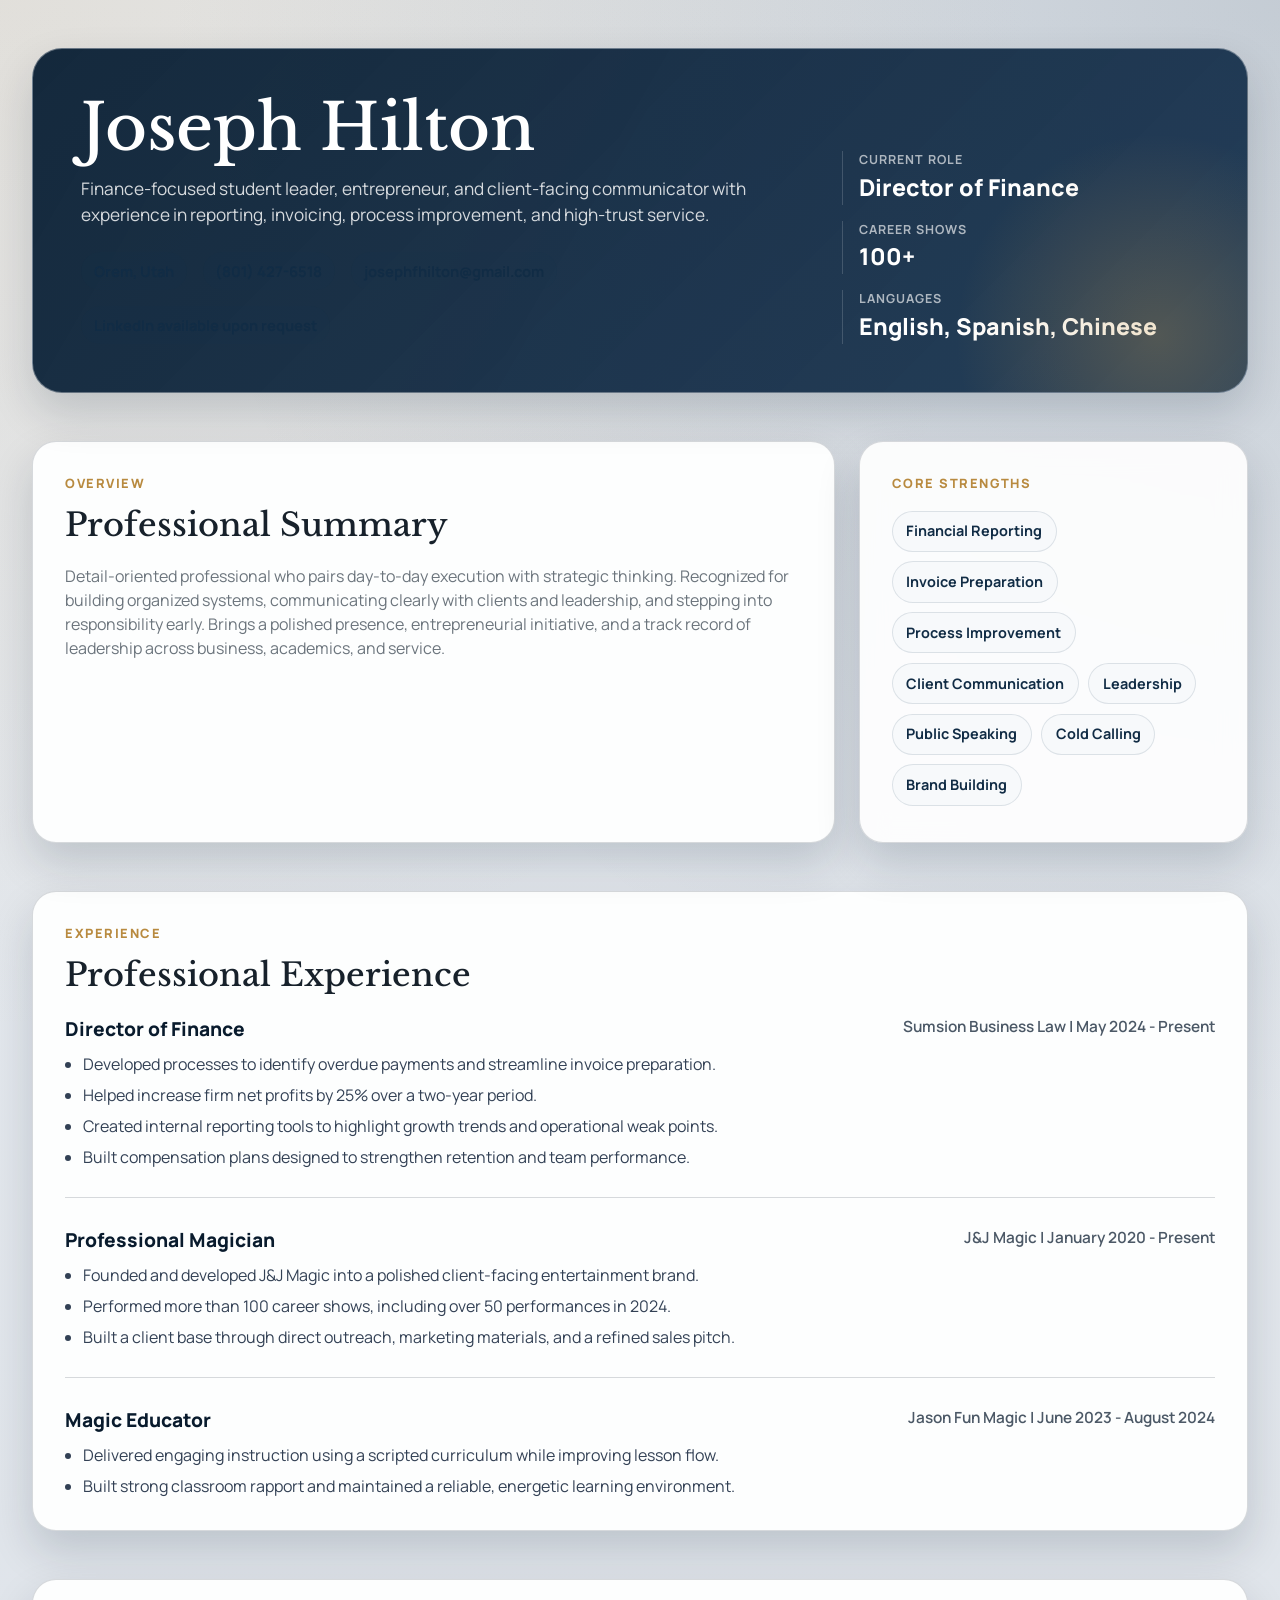
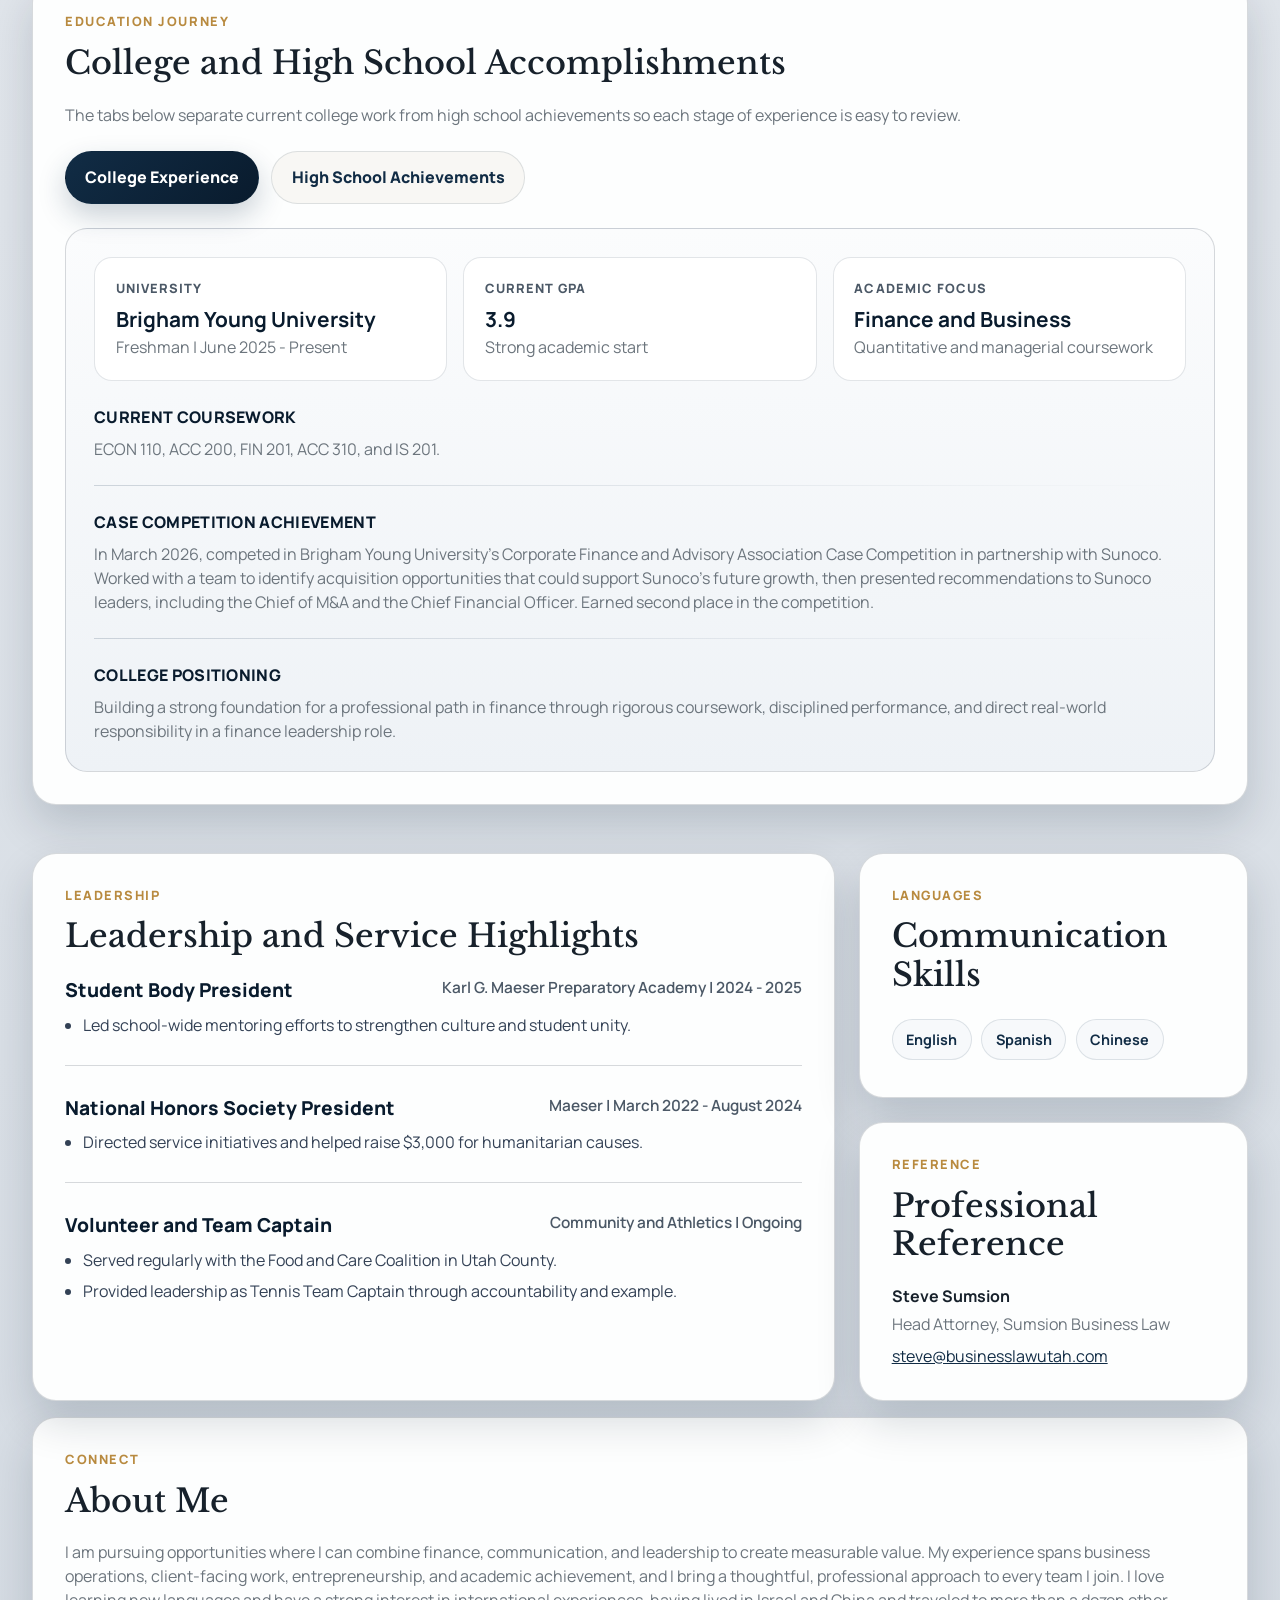
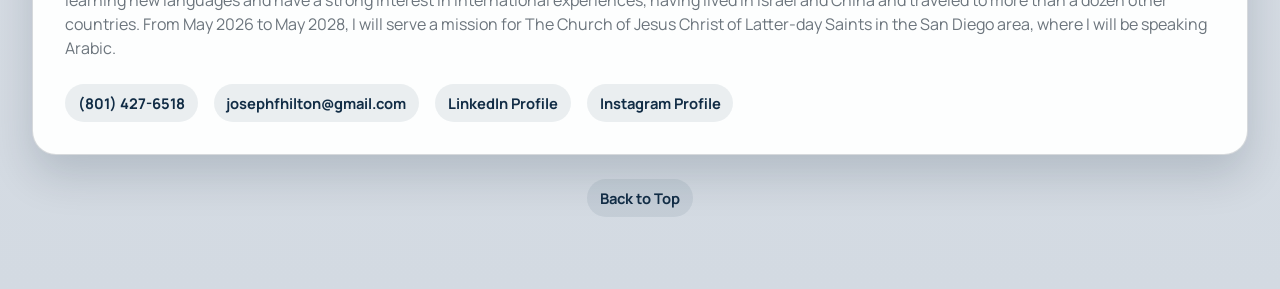
<file: .github/workflows/professional.html>
<!DOCTYPE html>
<html lang="en">
<head>
  <meta charset="UTF-8" />
  <meta name="viewport" content="width=device-width, initial-scale=1.0" />
  <title>Joseph Hilton | Professional Profile</title>

  <link rel="preconnect" href="https://fonts.googleapis.com" />
  <link rel="preconnect" href="https://fonts.gstatic.com" crossorigin />
  <link
    href="https://fonts.googleapis.com/css2?family=Libre+Baskerville:wght@700&family=Manrope:wght@400;500;600;700;800&display=swap"
    rel="stylesheet"
  />

  <link
    href="https://cdn.jsdelivr.net/npm/bootstrap@5.3.3/dist/css/bootstrap.min.css"
    rel="stylesheet"
  />

  <style>
    :root {
      --bg: #dfe4ea;
      --surface: rgba(255, 255, 255, 0.9);
      --surface-strong: #fdfefe;
      --ink: #17212b;
      --muted: #4b5866;
      --line: rgba(16, 30, 44, 0.16);
      --navy: #112c45;
      --navy-deep: #091b2d;
      --gold: #b88a3f;
      --highlight: rgba(184, 138, 63, 0.34);
      --shadow: 0 20px 44px rgba(9, 27, 45, 0.16);
    }

    body {
      margin: 0;
      color: var(--ink);
      font-family: "Manrope", sans-serif;
      background:
        radial-gradient(circle at top left, rgba(184, 138, 63, 0.12), transparent 28%),
        radial-gradient(circle at top right, rgba(17, 44, 69, 0.16), transparent 30%),
        linear-gradient(180deg, #e7ebf0 0%, var(--bg) 52%, #d3dae2 100%);
    }

    h1, h2, h3, h4, .serif {
      font-family: "Libre Baskerville", serif;
    }

    a {
      color: var(--navy);
    }

    a:hover {
      color: var(--navy-deep);
    }

    .page-shell {
      max-width: 1240px;
    }

    .hero-panel {
      position: relative;
      overflow: hidden;
      border: 1px solid rgba(255, 255, 255, 0.35);
      border-radius: 30px;
      background:
        linear-gradient(135deg, rgba(15, 36, 57, 0.98), rgba(22, 50, 79, 0.92)),
        linear-gradient(120deg, rgba(200, 155, 75, 0.25), transparent 55%);
      box-shadow: var(--shadow);
    }

    .hero-panel::after {
      content: "";
      position: absolute;
      inset: auto -10% -45% auto;
      width: 420px;
      height: 420px;
      border-radius: 50%;
      background: radial-gradient(circle, rgba(200, 155, 75, 0.28), transparent 68%);
      pointer-events: none;
    }

    .eyebrow {
      display: inline-flex;
      align-items: center;
      gap: 0.5rem;
      padding: 0.45rem 0.8rem;
      border: 1px solid rgba(255, 255, 255, 0.18);
      border-radius: 999px;
      background: rgba(255, 255, 255, 0.08);
      color: #f3e7d0;
      font-size: 0.82rem;
      font-weight: 700;
      letter-spacing: 0.08em;
      text-transform: uppercase;
    }

    .hero-title {
      color: #ffffff;
      font-size: clamp(2.4rem, 5vw, 4.5rem);
      line-height: 0.98;
    }

    .hero-subtitle {
      max-width: 680px;
      color: rgba(255, 255, 255, 0.82);
      font-size: 1.08rem;
    }

    .hero-metric {
      border-left: 1px solid rgba(255, 255, 255, 0.16);
      padding-left: 1rem;
    }

    .hero-metric-label {
      color: rgba(255, 255, 255, 0.64);
      font-size: 0.78rem;
      font-weight: 700;
      letter-spacing: 0.08em;
      text-transform: uppercase;
    }

    .hero-metric-value {
      color: #ffffff;
      font-size: 1.45rem;
      font-weight: 800;
    }

    .profile-card {
      border: 1px solid var(--line);
      border-radius: 24px;
      background: var(--surface);
      backdrop-filter: blur(14px);
      box-shadow: var(--shadow);
    }

    .profile-card {
      padding: 2rem;
      height: 100%;
      transition: box-shadow 0.2s ease, transform 0.2s ease, border-color 0.2s ease;
    }

    .profile-chip {
      display: inline-flex;
      align-items: center;
      padding: 0.5rem 0.8rem;
      border-radius: 999px;
      background: rgba(22, 50, 79, 0.08);
      color: var(--navy);
      font-size: 0.92rem;
      font-weight: 700;
      text-decoration: none;
    }

    .section-card {
      border: 1px solid var(--line);
      border-radius: 24px;
      background: var(--surface-strong);
      box-shadow: var(--shadow);
      padding: 2rem;
      transition: box-shadow 0.2s ease, transform 0.2s ease, border-color 0.2s ease;
    }

    .profile-card:hover,
    .section-card:hover,
    .tab-panel:hover,
    .feature-stat:hover {
      border-color: var(--highlight);
      box-shadow:
        0 0 0 4px rgba(184, 138, 63, 0.12),
        0 22px 46px rgba(9, 27, 45, 0.18);
      transform: translateY(-2px);
    }

    .section-kicker {
      margin-bottom: 0.8rem;
      color: var(--gold);
      font-size: 0.8rem;
      font-weight: 800;
      letter-spacing: 0.12em;
      text-transform: uppercase;
    }

    .section-title {
      margin-bottom: 1.25rem;
      font-size: 2rem;
    }

    .timeline-item + .timeline-item {
      margin-top: 1.75rem;
      padding-top: 1.75rem;
      border-top: 1px solid var(--line);
    }

    .timeline-role {
      font-size: 1.2rem;
      font-weight: 800;
      color: var(--navy-deep);
    }

    .timeline-meta {
      color: var(--muted);
      font-size: 0.96rem;
      font-weight: 600;
    }

    .timeline-item ul {
      margin-bottom: 0;
      padding-left: 1.15rem;
      color: #334155;
    }

    .timeline-item li + li {
      margin-top: 0.45rem;
    }

    .skill-badge {
      display: inline-block;
      margin: 0.3rem 0.4rem 0.3rem 0;
      padding: 0.55rem 0.85rem;
      border: 1px solid rgba(22, 50, 79, 0.12);
      border-radius: 999px;
      background: #f7f9fb;
      color: var(--navy);
      font-size: 0.9rem;
      font-weight: 700;
    }

    .nav-pills.professional-tabs {
      gap: 0.75rem;
    }

    .nav-pills.professional-tabs .nav-link {
      border: 1px solid rgba(22, 50, 79, 0.12);
      border-radius: 999px;
      padding: 0.85rem 1.2rem;
      color: var(--navy);
      background: #f8f7f4;
      font-weight: 800;
    }

    .nav-pills.professional-tabs .nav-link.active {
      background: linear-gradient(135deg, var(--navy), var(--navy-deep));
      color: #ffffff;
      box-shadow: 0 12px 28px rgba(22, 50, 79, 0.22);
    }

    .tab-panel {
      margin-top: 1.5rem;
      padding: 1.75rem;
      border: 1px solid var(--line);
      border-radius: 22px;
      background: linear-gradient(180deg, #fbfcfd 0%, #eef2f6 100%);
      transition: box-shadow 0.2s ease, transform 0.2s ease, border-color 0.2s ease;
    }

    .feature-stat {
      height: 100%;
      padding: 1.3rem;
      border: 1px solid rgba(17, 44, 69, 0.12);
      border-radius: 18px;
      background: rgba(255, 255, 255, 0.92);
      transition: box-shadow 0.2s ease, transform 0.2s ease, border-color 0.2s ease;
    }

    .feature-stat-label {
      margin-bottom: 0.35rem;
      color: var(--muted);
      font-size: 0.8rem;
      font-weight: 800;
      letter-spacing: 0.08em;
      text-transform: uppercase;
    }

    .feature-stat strong {
      display: block;
      color: var(--navy-deep);
      font-size: 1.3rem;
    }

    .mini-heading {
      color: var(--navy-deep);
      font-size: 1rem;
      font-weight: 800;
      letter-spacing: 0.02em;
      text-transform: uppercase;
    }

    .divider-line {
      height: 1px;
      margin: 1.5rem 0;
      background: linear-gradient(90deg, rgba(22, 50, 79, 0.18), transparent);
    }

    @media (max-width: 991.98px) {
      .profile-card {
        padding: 1.5rem;
      }

      .section-card {
        padding: 1.5rem;
      }

      .tab-panel {
        padding: 1.25rem;
      }

      .hero-metric {
        border-left: none;
        border-top: 1px solid rgba(255, 255, 255, 0.16);
        padding-left: 0;
        padding-top: 1rem;
      }
    }
  </style>
</head>
<body>
  <main class="page-shell container py-4 py-lg-5">
    <section class="hero-panel px-4 px-lg-5 py-5 mb-4 mb-lg-5">
      <div class="row align-items-end g-4">
        <div class="col-lg-8">
          <h1 class="hero-title mb-3">Joseph Hilton</h1>
          <p class="hero-subtitle mb-4">
            Finance-focused student leader, entrepreneur, and client-facing communicator with
            experience in reporting, invoicing, process improvement, and high-trust service.
          </p>
          <div class="d-flex flex-wrap gap-2 gap-lg-3">
            <span class="profile-chip">Orem, Utah</span>
            <a class="profile-chip" href="tel:18014276518">(801) 427-6518</a>
            <a class="profile-chip" href="mailto:josephfhilton@gmail.com">josephfhilton@gmail.com</a>
            <span class="profile-chip">LinkedIn available upon request</span>
          </div>
        </div>
        <div class="col-lg-4">
          <div class="row g-3">
            <div class="col-sm-4 col-lg-12">
              <div class="hero-metric">
                <div class="hero-metric-label">Current Role</div>
                <div class="hero-metric-value">Director of Finance</div>
              </div>
            </div>
            <div class="col-sm-4 col-lg-12">
              <div class="hero-metric">
                <div class="hero-metric-label">Career Shows</div>
                <div class="hero-metric-value">100+</div>
              </div>
            </div>
            <div class="col-sm-4 col-lg-12">
              <div class="hero-metric">
                <div class="hero-metric-label">Languages</div>
                <div class="hero-metric-value">English, Spanish, Chinese</div>
              </div>
            </div>
          </div>
        </div>
      </div>
    </section>

    <section class="mb-4 mb-lg-5">
      <div class="row g-4">
        <div class="col-lg-8">
          <div class="section-card h-100">
            <div class="section-kicker">Overview</div>
            <h2 class="section-title">Professional Summary</h2>
            <p class="mb-0 text-secondary">
              Detail-oriented professional who pairs day-to-day execution with strategic thinking.
              Recognized for building organized systems, communicating clearly with clients and
              leadership, and stepping into responsibility early. Brings a polished presence,
              entrepreneurial initiative, and a track record of leadership across business,
              academics, and service.
            </p>
          </div>
        </div>
        <div class="col-lg-4">
          <div class="profile-card">
            <div class="section-kicker">Core Strengths</div>
            <div class="skill-badge">Financial Reporting</div>
            <div class="skill-badge">Invoice Preparation</div>
            <div class="skill-badge">Process Improvement</div>
            <div class="skill-badge">Client Communication</div>
            <div class="skill-badge">Leadership</div>
            <div class="skill-badge">Public Speaking</div>
            <div class="skill-badge">Cold Calling</div>
            <div class="skill-badge">Brand Building</div>
          </div>
        </div>
      </div>
    </section>

    <section class="mb-4 mb-lg-5">
      <div class="section-card">
        <div class="section-kicker">Experience</div>
        <h2 class="section-title">Professional Experience</h2>

        <div class="timeline-item">
          <div class="d-flex flex-column flex-md-row justify-content-between gap-2 mb-2">
            <div class="timeline-role">Director of Finance</div>
            <div class="timeline-meta">Sumsion Business Law | May 2024 - Present</div>
          </div>
          <ul>
            <li>Developed processes to identify overdue payments and streamline invoice preparation.</li>
            <li>Helped increase firm net profits by 25% over a two-year period.</li>
            <li>Created internal reporting tools to highlight growth trends and operational weak points.</li>
            <li>Built compensation plans designed to strengthen retention and team performance.</li>
          </ul>
        </div>

        <div class="timeline-item">
          <div class="d-flex flex-column flex-md-row justify-content-between gap-2 mb-2">
            <div class="timeline-role">Professional Magician</div>
            <div class="timeline-meta">J&amp;J Magic | January 2020 - Present</div>
          </div>
          <ul>
            <li>Founded and developed J&amp;J Magic into a polished client-facing entertainment brand.</li>
            <li>Performed more than 100 career shows, including over 50 performances in 2024.</li>
            <li>Built a client base through direct outreach, marketing materials, and a refined sales pitch.</li>
          </ul>
        </div>

        <div class="timeline-item">
          <div class="d-flex flex-column flex-md-row justify-content-between gap-2 mb-2">
            <div class="timeline-role">Magic Educator</div>
            <div class="timeline-meta">Jason Fun Magic | June 2023 - August 2024</div>
          </div>
          <ul>
            <li>Delivered engaging instruction using a scripted curriculum while improving lesson flow.</li>
            <li>Built strong classroom rapport and maintained a reliable, energetic learning environment.</li>
          </ul>
        </div>
      </div>
    </section>

    <section class="mb-4 mb-lg-5">
      <div class="section-card">
        <div class="section-kicker">Education Journey</div>
        <h2 class="section-title">College and High School Accomplishments</h2>
        <p class="text-secondary mb-4">
          The tabs below separate current college work from high school achievements so each stage
          of experience is easy to review.
        </p>

        <ul class="nav nav-pills professional-tabs" id="academicTabs" role="tablist">
          <li class="nav-item" role="presentation">
            <button
              class="nav-link active"
              id="college-tab"
              data-bs-toggle="pill"
              data-bs-target="#college-panel"
              type="button"
              role="tab"
              aria-controls="college-panel"
              aria-selected="true"
            >
              College Experience
            </button>
          </li>
          <li class="nav-item" role="presentation">
            <button
              class="nav-link"
              id="highschool-tab"
              data-bs-toggle="pill"
              data-bs-target="#highschool-panel"
              type="button"
              role="tab"
              aria-controls="highschool-panel"
              aria-selected="false"
            >
              High School Achievements
            </button>
          </li>
        </ul>

        <div class="tab-content">
          <div
            class="tab-pane fade show active"
            id="college-panel"
            role="tabpanel"
            aria-labelledby="college-tab"
            tabindex="0"
          >
            <div class="tab-panel">
              <div class="row g-3 mb-4">
                <div class="col-md-4">
                  <div class="feature-stat">
                    <div class="feature-stat-label">University</div>
                    <strong>Brigham Young University</strong>
                    <span class="text-secondary">Freshman | June 2025 - Present</span>
                  </div>
                </div>
                <div class="col-md-4">
                  <div class="feature-stat">
                    <div class="feature-stat-label">Current GPA</div>
                    <strong>3.9</strong>
                    <span class="text-secondary">Strong academic start</span>
                  </div>
                </div>
                <div class="col-md-4">
                  <div class="feature-stat">
                    <div class="feature-stat-label">Academic Focus</div>
                    <strong>Finance and Business</strong>
                    <span class="text-secondary">Quantitative and managerial coursework</span>
                  </div>
                </div>
              </div>

              <div class="mini-heading mb-2">Current Coursework</div>
              <p class="text-secondary mb-0">
                ECON 110, ACC 200, FIN 201, ACC 310, and IS 201.
              </p>

              <div class="divider-line"></div>

              <div class="mini-heading mb-2">Case Competition Achievement</div>
              <p class="text-secondary mb-0">
                In March 2026, competed in Brigham Young University's Corporate Finance and
                Advisory Association Case Competition in partnership with Sunoco. Worked with a
                team to identify acquisition opportunities that could support Sunoco's future
                growth, then presented recommendations to Sunoco leaders, including the Chief of
                M&amp;A and the Chief Financial Officer. Earned second place in the competition.
              </p>

              <div class="divider-line"></div>

              <div class="mini-heading mb-2">College Positioning</div>
              <p class="text-secondary mb-0">
                Building a strong foundation for a professional path in finance through rigorous
                coursework, disciplined performance, and direct real-world responsibility in a
                finance leadership role.
              </p>
            </div>
          </div>

          <div
            class="tab-pane fade"
            id="highschool-panel"
            role="tabpanel"
            aria-labelledby="highschool-tab"
            tabindex="0"
          >
            <div class="tab-panel">
              <div class="row g-3 mb-4">
                <div class="col-md-4">
                  <div class="feature-stat">
                    <div class="feature-stat-label">School</div>
                    <strong>Karl G. Maeser Preparatory Academy</strong>
                    <span class="text-secondary">Graduate | August 2022 - May 2025</span>
                  </div>
                </div>
                <div class="col-md-4">
                  <div class="feature-stat">
                    <div class="feature-stat-label">Academic Record</div>
                    <strong>3.95 GPA | ACT 33</strong>
                    <span class="text-secondary">Consistent high performance</span>
                  </div>
                </div>
                <div class="col-md-4">
                  <div class="feature-stat">
                    <div class="feature-stat-label">Recognition</div>
                    <strong>Sterling Scholar Finalist</strong>
                    <span class="text-secondary">World Language category</span>
                  </div>
                </div>
              </div>

              <div class="row g-4">
                <div class="col-lg-6">
                  <div class="mini-heading mb-2">Leadership and Service</div>
                  <ul class="mb-0 text-secondary">
                    <li>Student Body President, 2024 - 2025</li>
                    <li>National Honors Society President, March 2022 - August 2024</li>
                    <li>Helped raise $3,000 for humanitarian efforts.</li>
                    <li>Tennis Team Captain, 2022 - Present</li>
                    <li>Volunteer with Food and Care Coalition, 2014 - Present</li>
                  </ul>
                </div>
                <div class="col-lg-6">
                  <div class="mini-heading mb-2">Academic Distinction</div>
                  <ul class="mb-0 text-secondary">
                    <li>Passed AP Biology.</li>
                    <li>Passed AP Chinese Culture and Language.</li>
                    <li>Passed AP Calculus AB.</li>
                    <li>Passed AP Government and Politics.</li>
                    <li>Passed AP Spanish Literature and Culture.</li>
                  </ul>
                </div>
              </div>
            </div>
          </div>
        </div>
      </div>
    </section>

    <section class="pb-2">
      <div class="row g-4">
        <div class="col-lg-8">
          <div class="section-card h-100">
            <div class="section-kicker">Leadership</div>
            <h2 class="section-title">Leadership and Service Highlights</h2>

            <div class="timeline-item">
              <div class="d-flex flex-column flex-md-row justify-content-between gap-2 mb-2">
                <div class="timeline-role">Student Body President</div>
                <div class="timeline-meta">Karl G. Maeser Preparatory Academy | 2024 - 2025</div>
              </div>
              <ul>
                <li>Led school-wide mentoring efforts to strengthen culture and student unity.</li>
              </ul>
            </div>

            <div class="timeline-item">
              <div class="d-flex flex-column flex-md-row justify-content-between gap-2 mb-2">
                <div class="timeline-role">National Honors Society President</div>
                <div class="timeline-meta">Maeser | March 2022 - August 2024</div>
              </div>
              <ul>
                <li>Directed service initiatives and helped raise $3,000 for humanitarian causes.</li>
              </ul>
            </div>

            <div class="timeline-item">
              <div class="d-flex flex-column flex-md-row justify-content-between gap-2 mb-2">
                <div class="timeline-role">Volunteer and Team Captain</div>
                <div class="timeline-meta">Community and Athletics | Ongoing</div>
              </div>
              <ul>
                <li>Served regularly with the Food and Care Coalition in Utah County.</li>
                <li>Provided leadership as Tennis Team Captain through accountability and example.</li>
              </ul>
            </div>
          </div>
        </div>

        <div class="col-lg-4">
          <div class="section-card mb-4">
            <div class="section-kicker">Languages</div>
            <h2 class="section-title h3">Communication Skills</h2>
            <div class="skill-badge">English</div>
            <div class="skill-badge">Spanish</div>
            <div class="skill-badge">Chinese</div>
          </div>

          <div class="section-card">
            <div class="section-kicker">Reference</div>
            <h2 class="section-title h3">Professional Reference</h2>
            <p class="mb-1 fw-bold">Steve Sumsion</p>
            <p class="text-secondary mb-2">Head Attorney, Sumsion Business Law</p>
            <p class="mb-0">
              <a href="mailto:steve@businesslawutah.com">steve@businesslawutah.com</a>
            </p>
          </div>
        </div>
      </div>
    </section>

    <section class="pt-2 pb-4">
      <div class="section-card">
        <div class="section-kicker">Connect</div>
        <h2 class="section-title">About Me</h2>
        <p class="text-secondary mb-4">
          I am pursuing opportunities where I can combine finance, communication, and leadership
          to create measurable value. My experience spans business operations, client-facing work,
          entrepreneurship, and academic achievement, and I bring a thoughtful, professional
          approach to every team I join. I love learning new languages and have a strong interest
          in international experiences, having lived in Israel and China and traveled to more than
          a dozen other countries. From May 2026 to May 2028, I will serve a mission for The
          Church of Jesus Christ of Latter-day Saints in the San Diego area, where I will be
          speaking Arabic.
        </p>
        <div class="d-flex flex-wrap gap-2 gap-lg-3">
          <a class="profile-chip" href="tel:18014276518">(801) 427-6518</a>
          <a class="profile-chip" href="mailto:josephfhilton@gmail.com">josephfhilton@gmail.com</a>
          <a class="profile-chip" href="https://www.linkedin.com/in/josephfhilton/" target="_blank" rel="noreferrer">LinkedIn Profile</a>
          <a class="profile-chip" href="https://www.instagram.com/josephfhilton/" target="_blank" rel="noreferrer">Instagram Profile</a>
        </div>
      </div>
    </section>

    <footer class="text-center pb-4">
      <a class="profile-chip" href="#">Back to Top</a>
    </footer>
  </main>

  <script src="https://cdn.jsdelivr.net/npm/bootstrap@5.3.3/dist/js/bootstrap.bundle.min.js"></script>
</body>
</html>
</file>
